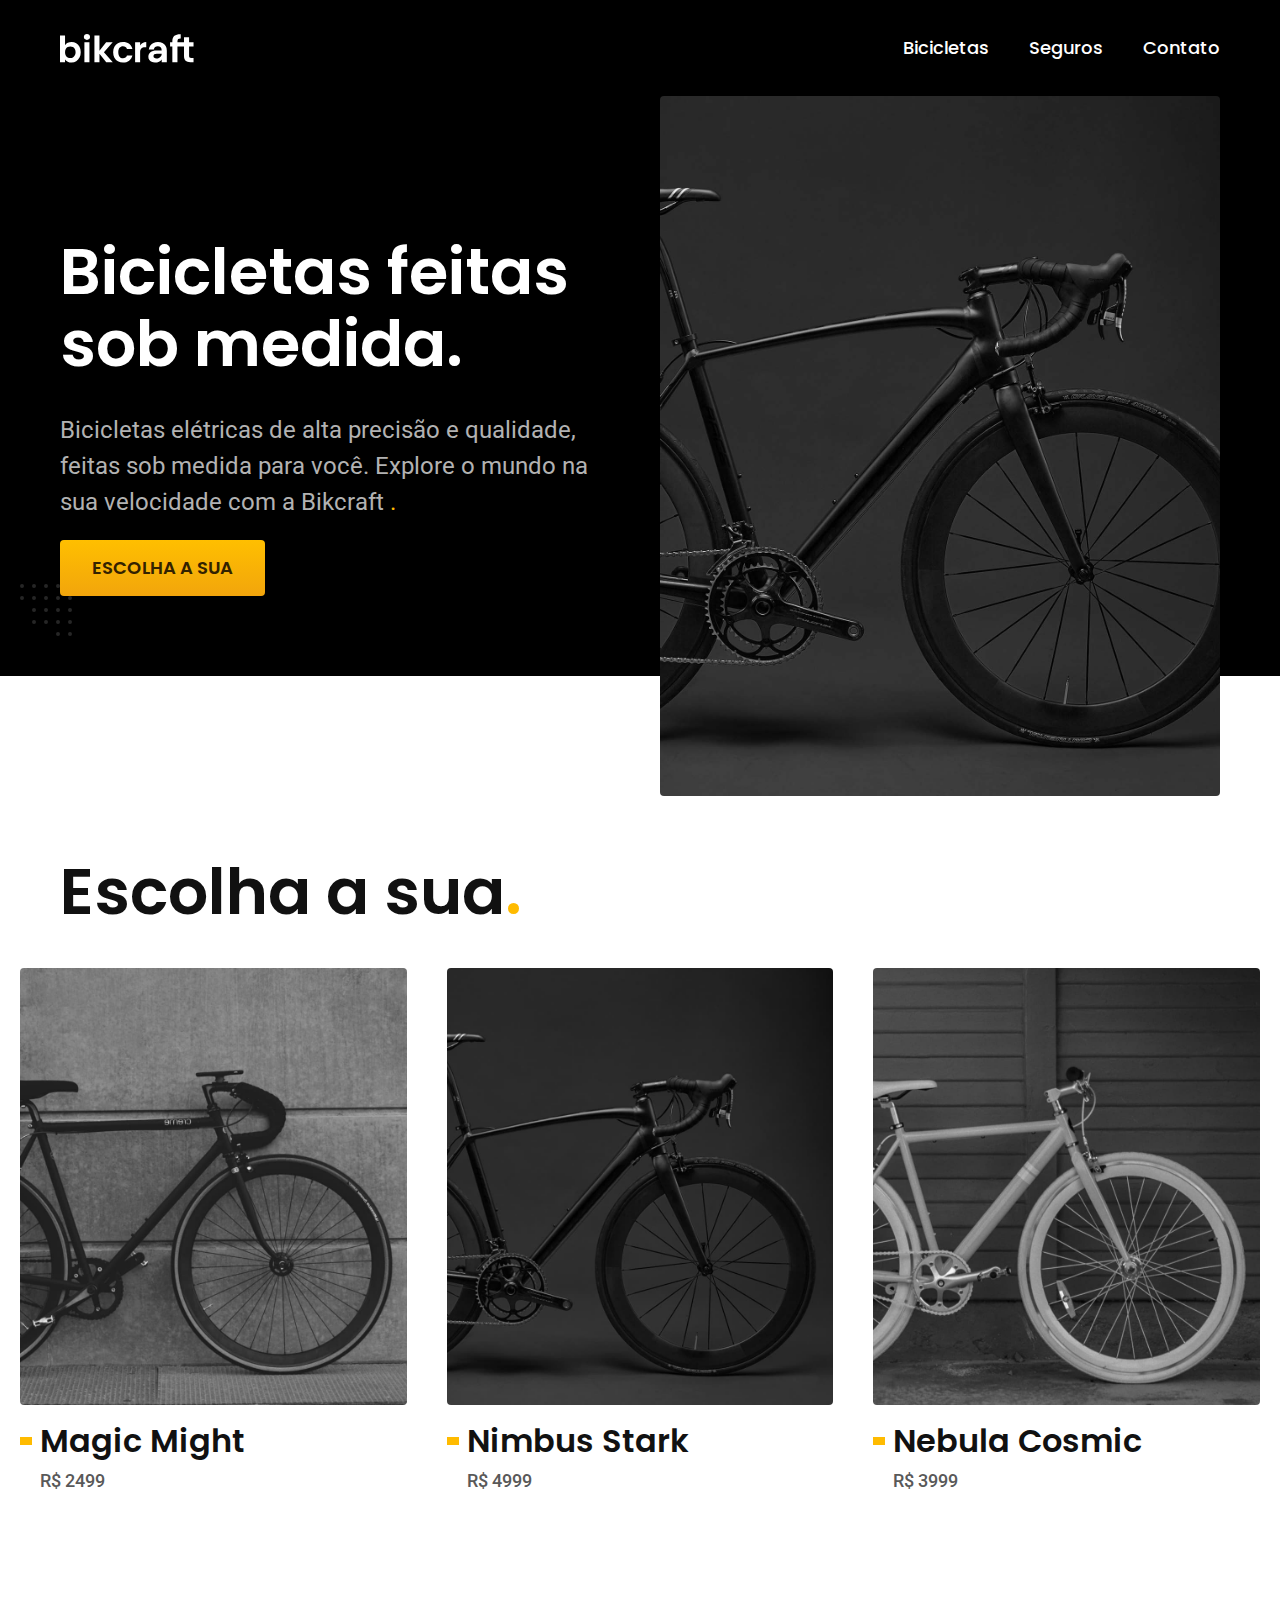
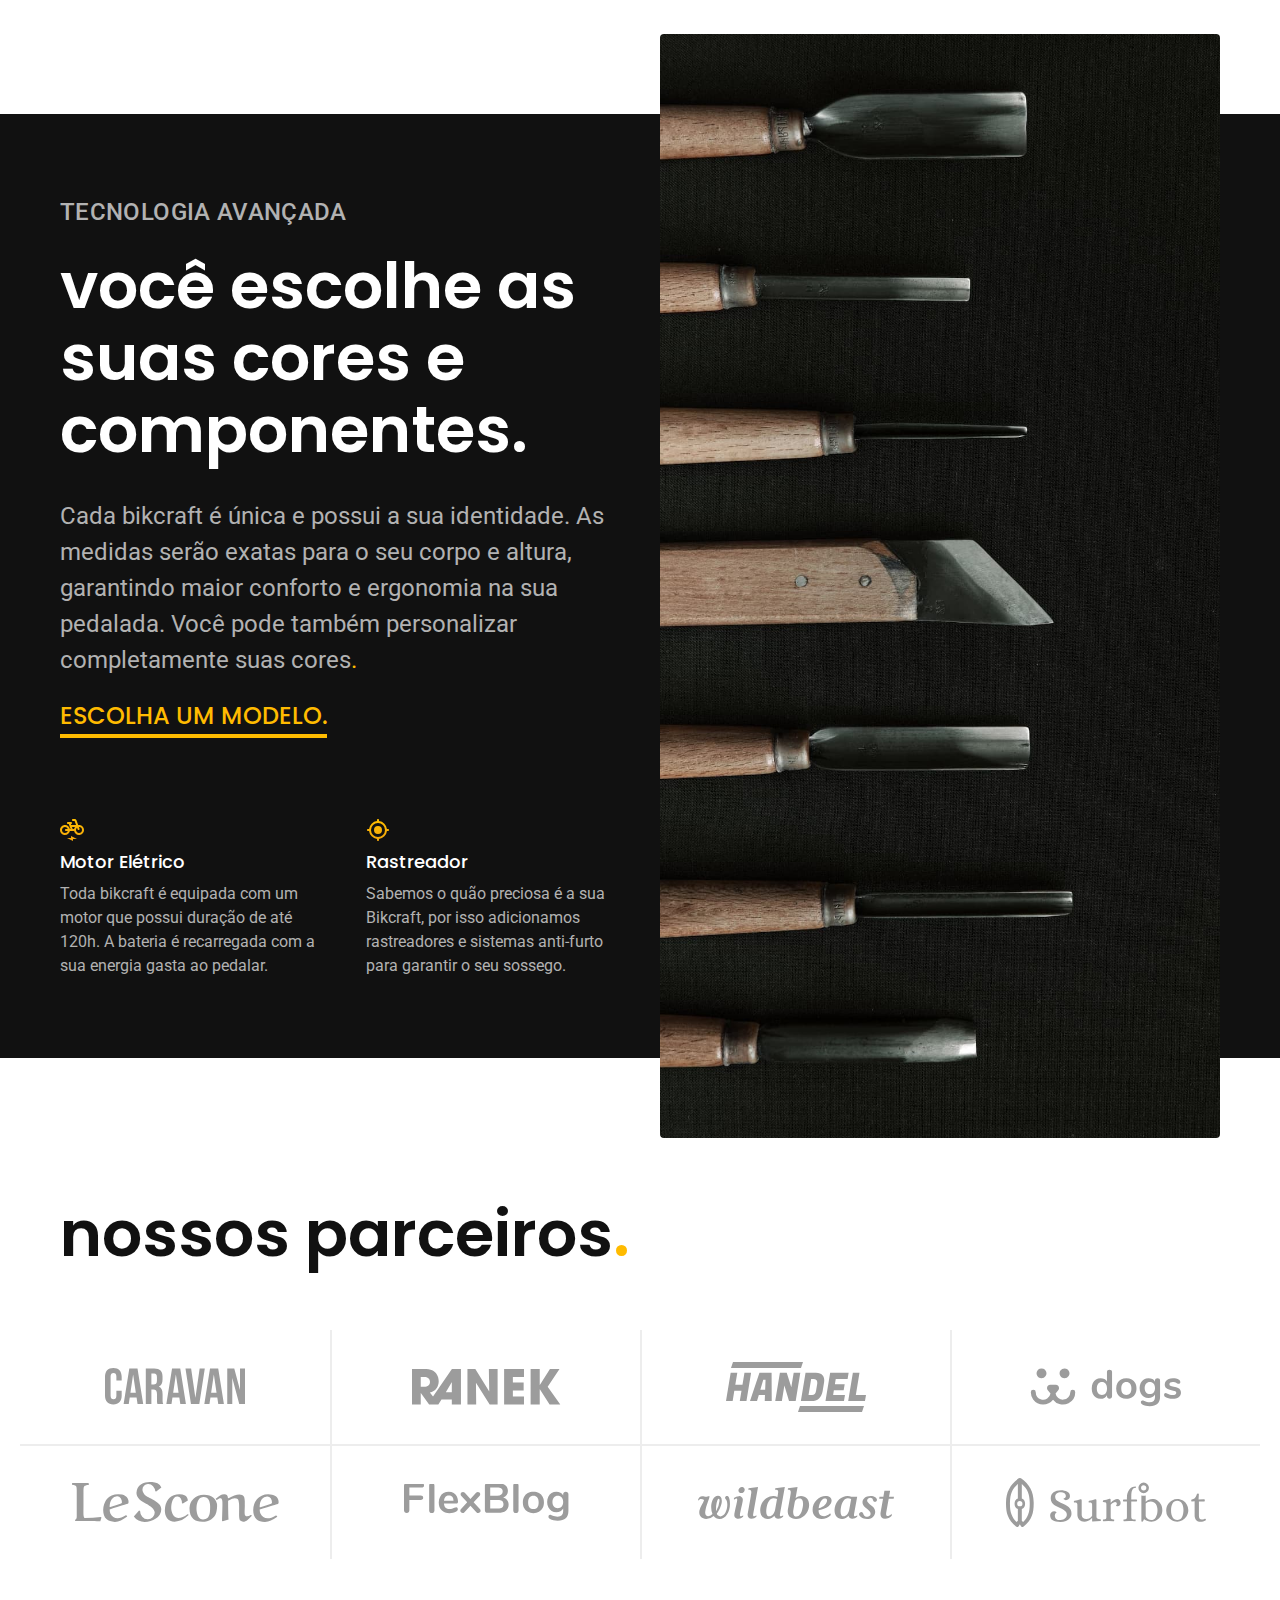
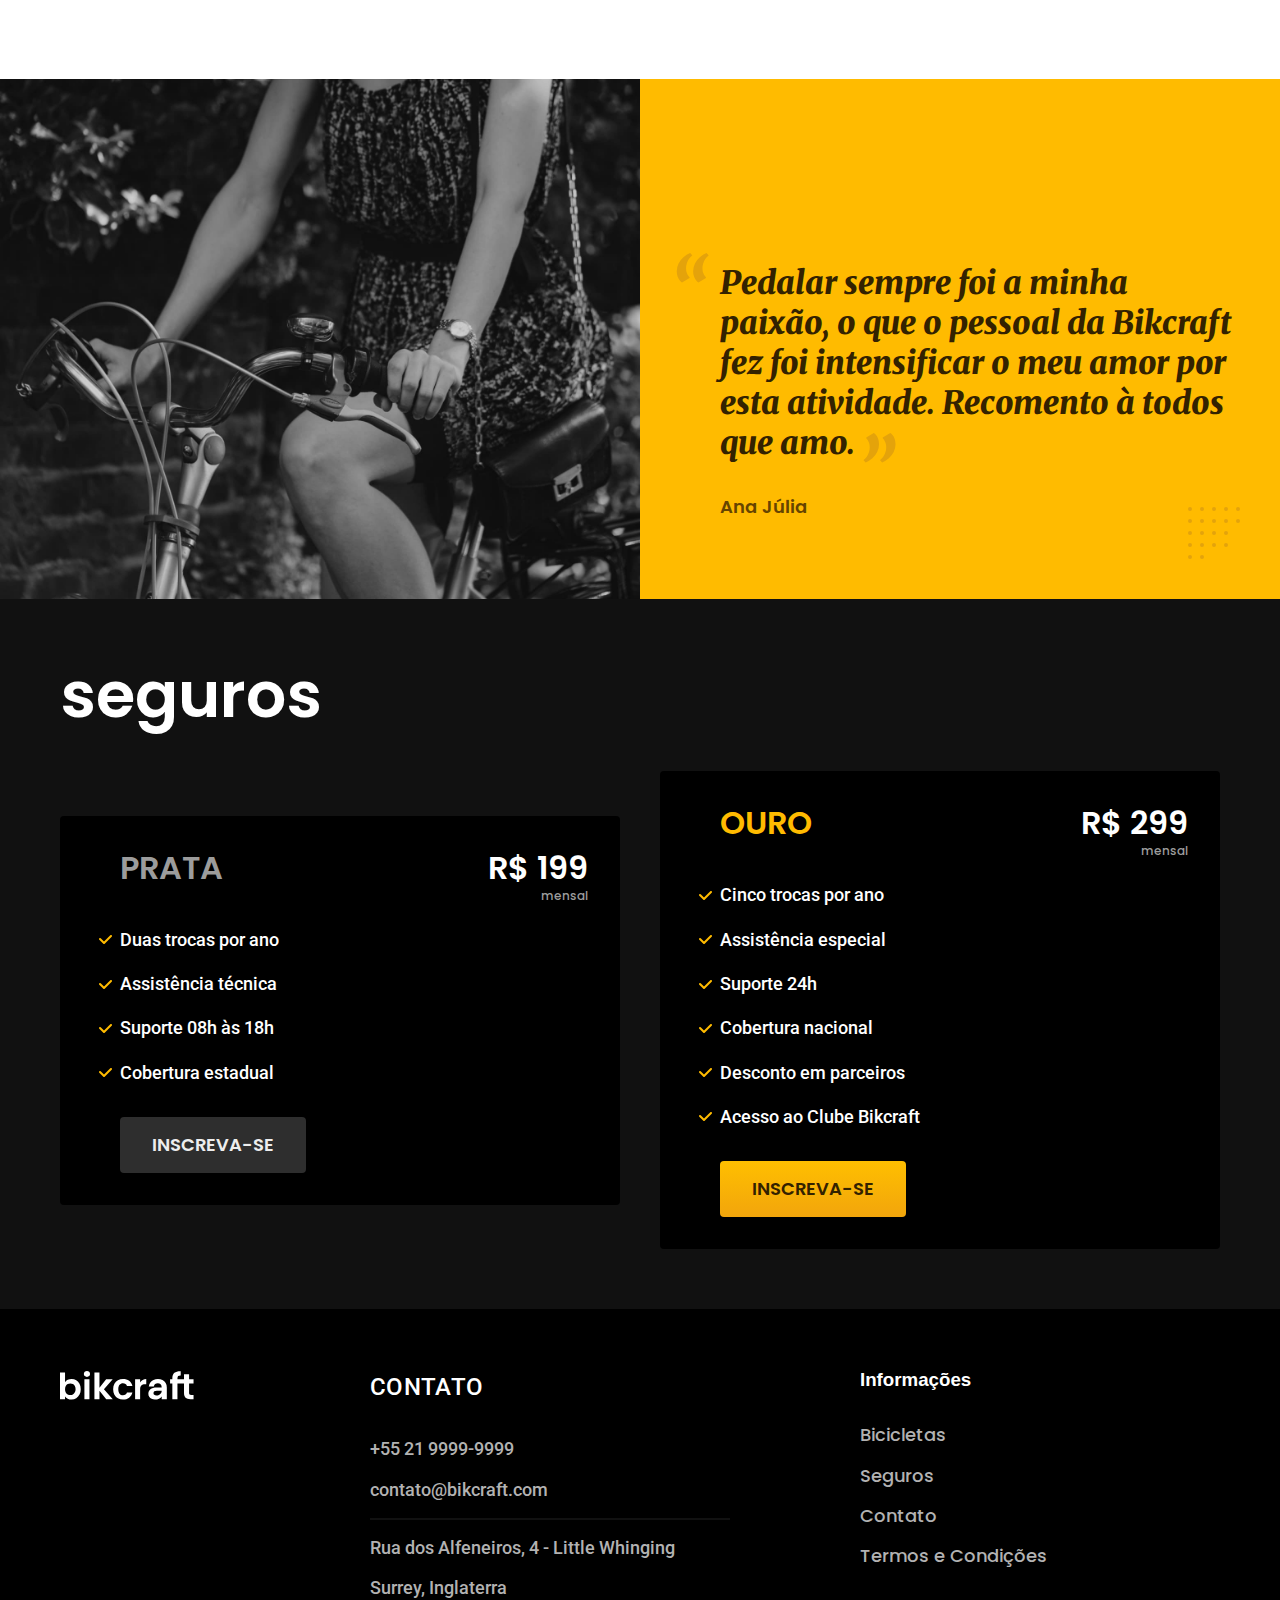
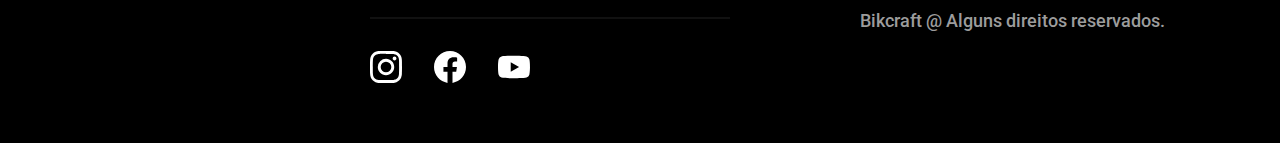
<file: index.html>
<!DOCTYPE html>
<html lang="en">
  <head>
    <meta charset="UTF-8" />
    <meta http-equiv="X-UA-Compatible" content="IE=edge" />
    <meta name="viewport" content="width=device-width, initial-scale=1.0" />
    <meta
      name="description"
      content="Bicicletas elétricas de alta precisão e qualidade, feitas sob medida para você. Explore o mundo na sua velocidade com a Bikcraft."
    />
    <title>Bikcraft - Bicicletas Elétricas</title>

    <link rel="icon" href="./favicon.svg" type="image/svg+xml">
    <link rel="preload" href="./css/style.css" as="style" />
    <link rel="stylesheet" href="./css/style.css" />

    <link rel="preconnect" href="https://fonts.googleapis.com" />
    <link rel="preconnect" href="https://fonts.gstatic.com" crossorigin />
    <link
      href="https://fonts.googleapis.com/css2?family=Merriweather:ital,wght@1,900&family=Poppins:wght@500;600&family=Roboto:wght@400;500&display=swap"
      rel="stylesheet"
    />

    <script>document.documentElement.classList.add('js');</script>
  <body>
    <header class="header-bg">
      <div class="header container">
        <a href="">
          <img src="./img/bikcraft.svg" width="136" height="32" alt="Bikcraft" />
        </a>
        <nav aria-label="primaria">
          <ul class="header-menu font-1-m cor-0">
            <li><a href="./bicicletas.html">Bicicletas</a></li>
            <li><a href="./seguros.html">Seguros</a></li>
            <li><a href="./contato.html">Contato</a></li>
          </ul>
        </nav>
      </div>
    </header>

    <main class="introducao-bg">
      <div class="introducao container">
        <div class="introducao-conteudo">
          <h1 class="font-1-xxl cor-0 fadeInDown" data-anime="200">Bicicletas feitas sob medida.</h1>
          <p class="font-2-l cor-5 fadeInDown" data-anime="400">
            Bicicletas elétricas de alta precisão e qualidade, feitas sob medida
            para você. Explore o mundo na sua velocidade com a Bikcraft
            <spa class="cor-p1">.</span>
          </p>
          <a class="botao fadeInDown" data-anime="600" href="./bicicletas.html">Escolha a sua</a>
        </div>
        <picture data-anime="800" class="fadeInDown">
          <source media="(max-width: 800px)" srcset="./img/bicicletas/nimbus.jpg">
          <img
            src="./img/fotos/introducao.jpg"
            width="1280"
            height="1600"
            alt="Bicicleta elétrica preta."
          />
        </picture>
      </div>
    </main>

    <article class="bicicletas-lista">
      <h2 class="container font-1-xxl">Escolha a sua<span class="cor-p1">.</span></h2>

      <ul>
        <li>
          <a href="./bicicletas/magic.html">
            <img src="./img/bicicletas/magic-home.jpg" width="920"
            height="1040" alt="Bicicleta preta">
            <h3 class="font-1-xl">Magic Might</h3>
            <span class="font-2-m cor-8">R$ 2499</span>
          </a>
        </li>
        <li>
          <a href="./bicicletas/nimbus.html">
            <img src="./img/bicicletas/nimbus-home.jpg" width="920"
            height="1040" alt="Bicicleta preta">
            <h3 class="font-1-xl">Nimbus Stark</h3>
            <span class="font-2-m cor-8">R$ 4999</span>
          </a>
        </li>
        <li>
          <a href="./bicicletas/nebula.html">
            <img src="./img/bicicletas/nebula-home.jpg" alt="Bicicleta preta">
            <h3 class="font-1-xl">Nebula Cosmic</h3>
            <span class="font-2-m cor-8">R$ 3999</span>
          </a>
        </li>
      </ul>
    </article>

    <article class="tecnologia-bg">
      <div class="tecnologia container">
        <div class="tecnologia-conteudo">
          <span class="font-2-l-b cor-5">Tecnologia Avançada</span>
          <h2 class="font-1-xxl cor-0">você escolhe as suas cores e componentes.</h2>
          <p class="font-2-l cor-5">Cada bikcraft é única e possui a sua identidade. As medidas serão exatas para o seu corpo e altura, garantindo maior conforto e ergonomia na sua pedalada. Você pode também personalizar completamente suas cores<span class="cor-p1">.</span></p>

          <a  class="link" href="./bicicletas.html">Escolha um modelo.</a>
          <div class="tecnologia-vantagens">
            <div>
              <img src="./img/icones/eletrica.svg" width="24"
            height="24" alt="">
              <h3 class="font-1-m cor-0">Motor Elétrico</h3>
              <p class="font-2-s cor-5">Toda bikcraft é equipada com um motor que possui duração de até 120h. A bateria é recarregada com a sua energia gasta ao pedalar.</p>
            </div>

            <div>
              <img src="./img/icones/rastreador.svg"  width="24" height="24" alt="">
              <h3 class="font-1-m cor-0">Rastreador</h3>
              <p class="font-2-s cor-5">Sabemos o quão preciosa é a sua Bikcraft, por isso adicionamos rastreadores e sistemas anti-furto para garantir o seu sossego.</p>
            </div>
          </div>
        </div>
        <div class="tecnologia-imagem">
          <img src="./img/fotos/tecnologia.jpg"  width="1200"
            height="1920" alt="">
        </div>
      </div>
    </article>

    <section class="parceiros" aria-label="Nossos Parceiros">
      <h2 class="container font-1-xxl">nossos parceiros<span class="cor-p1">.</span></h2>

      <ul>
        <li><img src="./img/parceiros/caravan.svg" alt="caravan" width="140"
            height="38"></li>
        <li><img src="./img/parceiros/ranek.svg" alt="ranek" width="149"
            height="36"></li>
        <li><img src="./img/parceiros/handel.svg" alt="handel" width="140"
            height="50"></li>
        <li><img src="./img/parceiros/dogs.svg" alt="dogs" width="152"
            height="39"></li>
        <li><img src="./img/parceiros/lescone.svg" alt="lescone" width="208"
            height="41"></li>
        <li><img src="./img/parceiros/flexblog.svg" alt="flexblog" width="165"
            height="38"></li>
        <li><img src="./img/parceiros/wildbeast.svg" alt="wildbeast" width="196"
            height="34"></li>
        <li><img src="./img/parceiros/surfbot.svg" alt="surfbot" width="200"
            height="49"></li>
      </ul>
    </section>

    <section class="depoimento" aria-label="Depoimento">
      <div>
        <img src="./img/fotos/depoimento.jpg" width="1560" height="1360" alt="Pessoa pedalando uma bicicleta BikCraft">
      </div>
      <div class="depoimento-conteudo">
        <blockquote class="font-1-xl cor-p5">
          <p>Pedalar sempre foi a minha paixão, o que o pessoal da Bikcraft fez foi intensificar o meu amor por esta atividade. Recomento à todos que amo.</p>
        </blockquote>
        <span class="font-1-m-b cor-p4">Ana Júlia</span>
      </div>
    </section>

    <article class="seguros-bg">
      <div class="seguros container">
        <h2 class="font-1-xxl cor-0">seguros</h2>
        <div class="seguros-item">
          <h3 class="font-1-xl cor-6">PRATA</h3>
          <span class="font-1-xl cor-0">R$ 199 <span class="font-1-xs cor-6">mensal</span> </span>
          <ul class="font-2-m cor-0">
            <li>Duas trocas por ano</li>
            <li>Assistência técnica</li>
            <li>Suporte 08h às 18h</li>
            <li>Cobertura estadual</li>
          </ul>

          <a class="botao secundario" href="./orcamento.html">Inscreva-se</a>
        </div>
        

         <div class="seguros-item">
          <h3 class="font-1-xl cor-p1">OURO</h3>
          <span class="font-1-xl cor-0">R$ 299 <span class="font-1-xs cor-6">mensal</span> </span>
          <ul class="font-2-m cor-0">
            <li>Cinco trocas por ano</li>
            <li>Assistência especial</li>
            <li>Suporte 24h</li>
            <li>Cobertura nacional</li>
            <li>Desconto em parceiros</li>
            <li>Acesso ao Clube Bikcraft</li>
          </ul>

          <a class="botao" href="./orcamento.html">Inscreva-se</a>
        </div>
      </div>
    </article>

    <footer class="footer-bg">
      <div class="footer container">
        <img src="./img/bikcraft.svg" width="136" height="32" alt="Bikcraft">
        <div class="footer-contato">
          <h3 class="font-2-l-b cor-0">Contato</h3>
          <ul class="font-2-m cor-5">
            <li><a href="tel:+552599999999">+55 21 9999-9999</a></li>
            <li><a href="mailto:contato@bikcraft.com">contato@bikcraft.com</a></li>
            <li>Rua dos Alfeneiros, 4 - Little Whinging</li>
            <li>Surrey, Inglaterra</li>
          </ul>
          <div class="footer-redes">
            <a href="#">
              <img src="./img/redes/instagram.svg" width="32"
            height="32" alt="Instagram">
            </a>
             <a href="#">
              <img src="./img/redes/facebook.svg" width="32"
            height="32" alt="Facebook">
            </a>
             <a href="#">
              <img src="./img/redes/youtube.svg" width="32"
            height="32" alt="Youtube">
            </a>
          </div>
        </div>
        <div class="footer-informacoes">
          <h3 class="font-2-1-b cor-0">Informações</h3>
          <nav>
            <ul class="font-1-m cor-5">
              <li><a href="./bicicletas.html">Bicicletas</a></li>
              <li><a href="./seguros.html">Seguros</a></li>
              <li><a href="./contato.html">Contato</a></li>
              <li><a href="./termos.html">Termos e Condições</a></li>
            </ul>
          </nav>
          <p class="footer-copy font-2-m cor-6">Bikcraft @ Alguns direitos reservados.</p>
        </div>
      </div>
    </footer>

    <script src="./js/plugins/simple-anime.js"></script>
    <script src="./js/script.js"></script>
  </body>
</html>
</file>
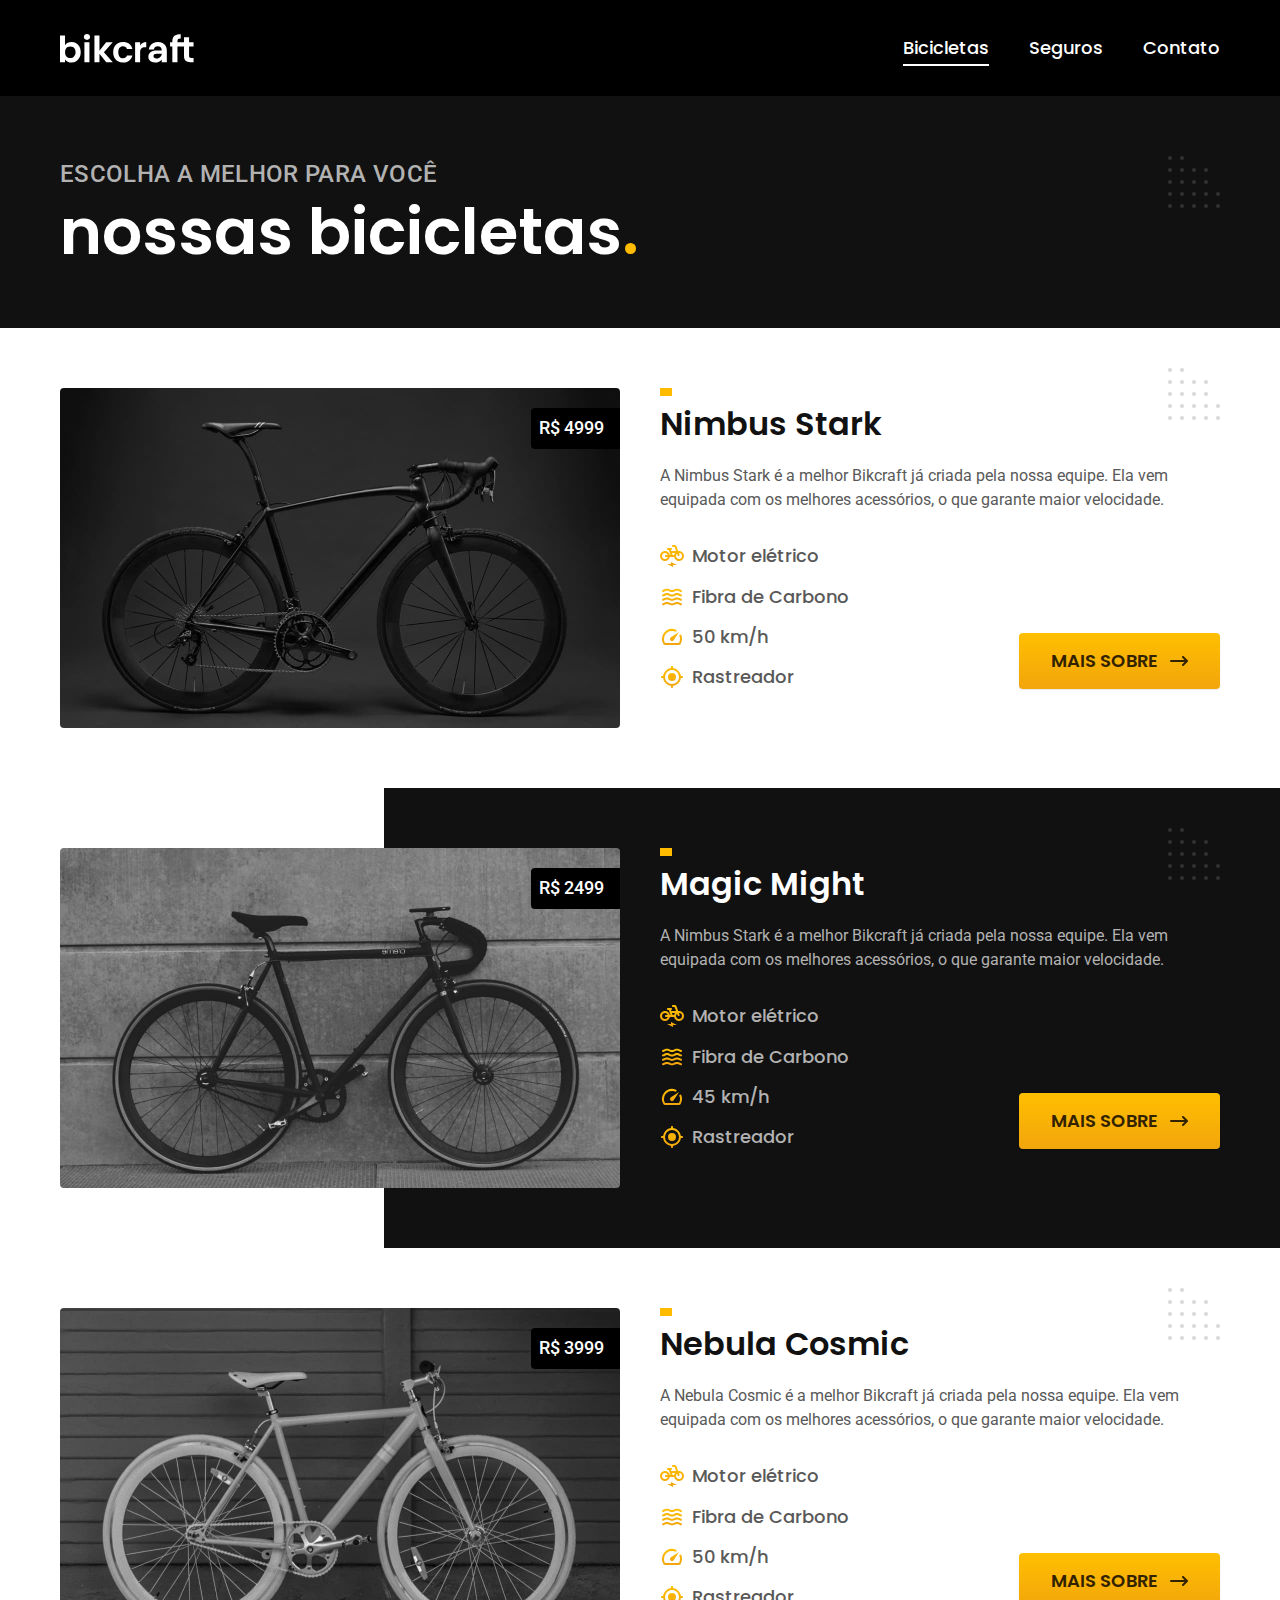
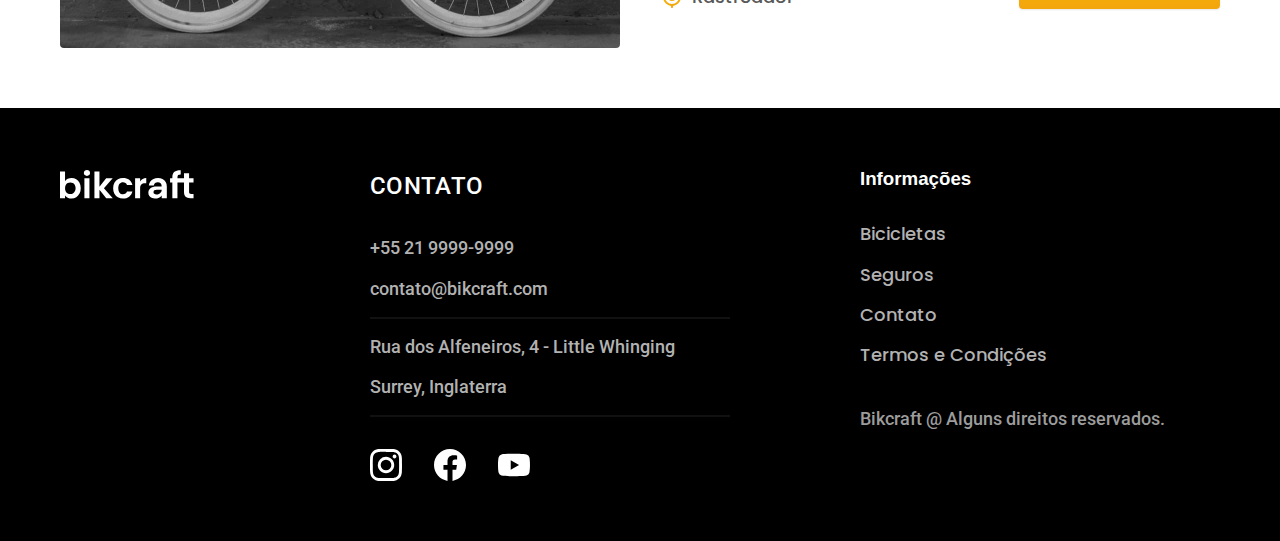
<file: bicicletas.html>
<!DOCTYPE html>
<html lang="en">
  <head>
    <meta charset="UTF-8" />
    <meta http-equiv="X-UA-Compatible" content="IE=edge" />
    <meta name="viewport" content="width=device-width, initial-scale=1.0" />
    <meta name="description" content="Termos e condições." />
    <title>Bicicletas | Bikcraft</title>

    <link rel="icon" href="./favicon.svg" type="image/svg+xml">
    <link rel="preload" href="./css/style.css" as="style" />
    <link rel="stylesheet" href="./css/style.css" />

    <link rel="preconnect" href="https://fonts.googleapis.com" />
    <link rel="preconnect" href="https://fonts.gstatic.com" crossorigin />
    <link
      href="https://fonts.googleapis.com/css2?family=Merriweather:ital,wght@1,900&family=Poppins:wght@500;600&family=Roboto:wght@400;500&display=swap"
      rel="stylesheet"
    />
  <script>document.documentElement.classList.add('js');</script>
  <body id="bicicletas">
    <header class="header-bg">
      <div class="header container">
        <a href="">
          <img src="./img/bikcraft.svg" alt="Bikcraft" />
        </a>
        <nav aria-label="primaria">
          <ul class="header-menu font-1-m cor-0">
            <li><a href="./bicicletas.html">Bicicletas</a></li>
            <li><a href="./seguros.html">Seguros</a></li>
            <li><a href="./contato.html">Contato</a></li>
          </ul>
        </nav>
      </div>
    </header>

    <main>
      <div class="titulo-bg">
        <div class="titulo container">
          <p class="font-2-l-b cor-5">Escolha a melhor para você</p>
          <h1 class="font-1-xxl cor-0">
            nossas bicicletas<span class="cor-p1">.</span>
          </h1>
        </div>
      </div>

      <div class="bicicletas container">
        <div class="bicicletas-imagem">
          <img src="./img/bicicletas/nimbus.jpg" alt="Bicicleta preta" />
          <span class="font-2-m cor-0">R$ 4999</span>
        </div>
        <div class="bicicletas-conteudo">
          <h2 class="font-1-xl">Nimbus Stark</h2>
          <p class="font-2-s cor-8">
            A Nimbus Stark é a melhor Bikcraft já criada pela nossa equipe. Ela
            vem equipada com os melhores acessórios, o que garante maior
            velocidade.
          </p>

          <ul class="font-1-m cor-8">
            <li>
              <img src="./img/icones/eletrica.svg" alt="" />
              Motor elétrico
            </li>

            <li>
              <img src="./img/icones/carbono.svg" alt="" />
              Fibra de Carbono
            </li>

            <li>
              <img src="./img/icones/velocidade.svg" alt="" />
              50 km/h
            </li>

            <li>
              <img src="./img/icones/rastreador.svg" alt="" />
              Rastreador
            </li>
          </ul>
          <a class="botao seta" href="./bicicletas/nimbus.html">Mais Sobre</a>
        </div>
      </div>

      <div class="bicicletas-bg">
        <div class="bicicletas container">
          <div class="bicicletas-imagem">
            <img src="./img/bicicletas/magic.jpg" alt="Bicicleta preta" />
            <span class="font-2-m cor-0">R$ 2499</span>
          </div>
          <div class="bicicletas-conteudo">
            <h2 class="font-1-xl cor-0">Magic Might</h2>
            <p class="font-2-s cor-5">
              A Nimbus Stark é a melhor Bikcraft já criada pela nossa equipe.
              Ela vem equipada com os melhores acessórios, o que garante maior
              velocidade.
            </p>

            <ul class="font-1-m cor-5">
              <li>
                <img src="./img/icones/eletrica.svg" alt="" />
                Motor elétrico
              </li>

              <li>
                <img src="./img/icones/carbono.svg" alt="" />
                Fibra de Carbono
              </li>

              <li>
                <img src="./img/icones/velocidade.svg" alt="" />
                45 km/h
              </li>

              <li>
                <img src="./img/icones/rastreador.svg" alt="" />
                Rastreador
              </li>
            </ul>
            <a class="botao seta" href="./bicicletas/magic.html">Mais Sobre</a>
          </div>
        </div>
      </div>

      <div class="bicicletas container">
        <div class="bicicletas-imagem">
          <img src="./img/bicicletas/nebula.jpg" alt="Bicicleta preta" />
          <span class="font-2-m cor-0">R$ 3999</span>
        </div>
        <div class="bicicletas-conteudo">
          <h2 class="font-1-xl">Nebula Cosmic</h2>
          <p class="font-2-s cor-8">
            A Nebula Cosmic é a melhor Bikcraft já criada pela nossa equipe. Ela
            vem equipada com os melhores acessórios, o que garante maior
            velocidade.
          </p>

          <ul class="font-1-m cor-8">
            <li>
              <img src="./img/icones/eletrica.svg" alt="" />
              Motor elétrico
            </li>

            <li>
              <img src="./img/icones/carbono.svg" alt="" />
              Fibra de Carbono
            </li>

            <li>
              <img src="./img/icones/velocidade.svg" alt="" />
              50 km/h
            </li>

            <li>
              <img src="./img/icones/rastreador.svg" alt="" />
              Rastreador
            </li>
          </ul>
          <a class="botao seta" href="./bicicletas/nebula.html">Mais Sobre</a>
        </div>
      </div>
    </main>

    <footer class="footer-bg">
      <div class="footer container">
        <img src="./img/bikcraft.svg" alt="Bikcraft" />
        <div class="footer-contato">
          <h3 class="font-2-l-b cor-0">Contato</h3>
          <ul class="font-2-m cor-5">
            <li><a href="tel:+552599999999">+55 21 9999-9999</a></li>
            <li>
              <a href="mailto:contato@bikcraft.com">contato@bikcraft.com</a>
            </li>
            <li>Rua dos Alfeneiros, 4 - Little Whinging</li>
            <li>Surrey, Inglaterra</li>
          </ul>
          <div class="footer-redes">
            <a href="#">
              <img src="./img/redes/instagram.svg" alt="Instagram" />
            </a>
            <a href="#">
              <img src="./img/redes/facebook.svg" alt="Facebook" />
            </a>
            <a href="#">
              <img src="./img/redes/youtube.svg" alt="Youtube" />
            </a>
          </div>
        </div>
        <div class="footer-informacoes">
          <h3 class="font-2-1-b cor-0">Informações</h3>
          <nav>
            <ul class="font-1-m cor-5">
              <li><a href="./bicicletas.html">Bicicletas</a></li>
              <li><a href="./seguros.html">Seguros</a></li>
              <li><a href="./contato.html">Contato</a></li>
              <li><a href="./termos.html">Termos e Condições</a></li>
            </ul>
          </nav>
          <p class="footer-copy font-2-m cor-6">
            Bikcraft @ Alguns direitos reservados.
          </p>
        </div>
      </div>
    </footer>
    <script src="./js/script.js"></script>
  </body>
</html>
</file>
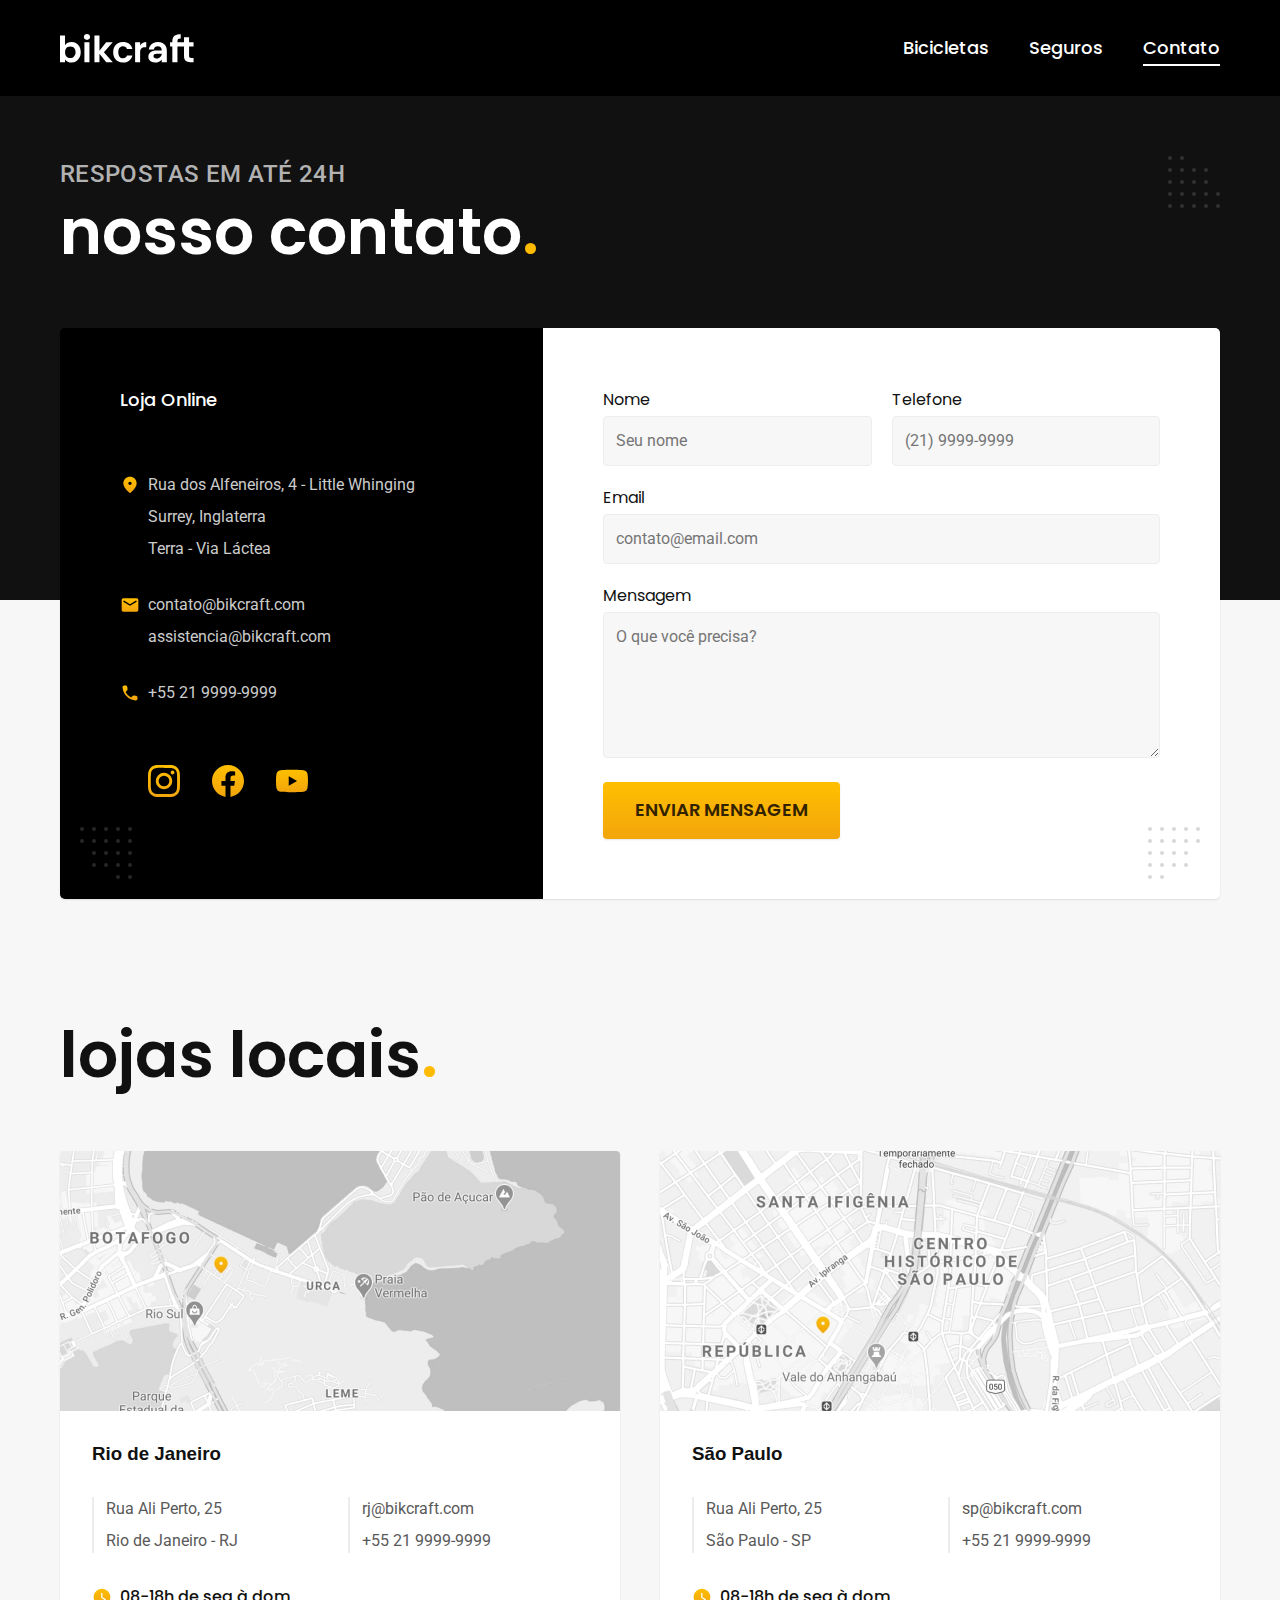
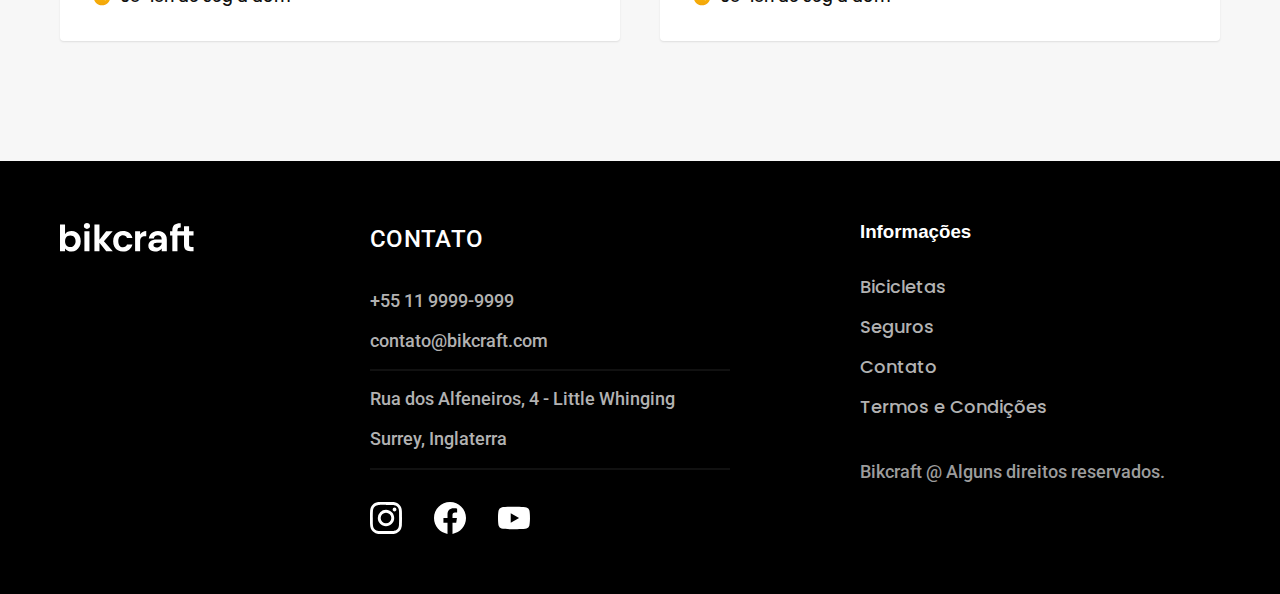
<file: contato.html>
<!DOCTYPE html>
<html lang="en">
  <head>
    <meta charset="UTF-8" />
    <meta http-equiv="X-UA-Compatible" content="IE=edge" />
    <meta name="viewport" content="width=device-width, initial-scale=1.0" />
    <meta name="description" content="Contato." />
    <title>Contato | Bikcraft</title>

    <link rel="icon" href="./favicon.svg" type="image/svg+xml">
    <link rel="preload" href="./css/style.css" as="style" />
    <link rel="stylesheet" href="./css/style.css" />

    <link rel="preconnect" href="https://fonts.googleapis.com" />
    <link rel="preconnect" href="https://fonts.gstatic.com" crossorigin />
    <link
      href="https://fonts.googleapis.com/css2?family=Merriweather:ital,wght@1,900&family=Poppins:wght@500;600&family=Roboto:wght@400;500&display=swap"
      rel="stylesheet"
    />
  <script>document.documentElement.classList.add('js');</script>
  <body id="contato">
    <header class="header-bg">
      <div class="header container">
        <a href="">
          <img src="./img/bikcraft.svg" alt="Bikcraft" />
        </a>
        <nav aria-label="primaria">
          <ul class="header-menu font-1-m cor-0">
            <li><a href="./bicicletas.html">Bicicletas</a></li>
            <li><a href="./seguros.html">Seguros</a></li>
            <li><a href="./contato.html">Contato</a></li>
          </ul>
        </nav>
      </div>
    </header>

    <main>
      <div class="titulo-bg">
        <div class="titulo container">
          <p class="font-2-l-b cor-5">Respostas em até 24h</p>
          <h1 class="font-1-xxl cor-0">
            nosso contato<span class="cor-p1">.</span>
          </h1>
        </div>
      </div>

      <div class="contato container">
        <section class="contato-dados" aria-label="Endereço">
          <h2 class="font-1-m cor-0">Loja Online</h2>
          <div class="contato-endereco font-2-s cor-4">
            <p>Rua dos Alfeneiros, 4 - Little Whinging</p>
            <p>Surrey, Inglaterra</p>
            <p>Terra - Via Láctea</p>
          </div>

          <address class="contato-meios font-2-s cor-4">
            <a href="mailto:contato@bikcraft.com">contato@bikcraft.com</a>
            <a href="mailto:assistencia@bikcraft.com"
              >assistencia@bikcraft.com</a
            >
            <a href="tel:+552599999999">+55 21 9999-9999</a>
          </address>

          <div class="contato-redes">
            <a href="#">
              <img src="./img/redes/instagram-p.svg" alt="Instagram" />
            </a>
            <a href="#">
              <img src="./img/redes/facebook-p.svg" alt="Facebook" />
            </a>
            <a href="#">
              <img src="./img/redes/youtube-p.svg" alt="Youtube" />
            </a>
          </div>
        </section>

        <section class="contato-formulario" aria-label="Formulario">
          <form class="form" action="./contato.html">
            <div>
              <label for="nome">Nome</label>
              <input type="text" id="nome" name="nome" placeholder="Seu nome" />
            </div>
            <div>
              <label for="telefone">Telefone</label>
              <input
                type="text"
                id="telefone"
                name="telefone"
                placeholder="(21) 9999-9999"
              />
            </div>
            <div class="col-2">
              <label for="email">Email</label>
              <input
                type="email"
                id="email"
                name="email"
                placeholder="contato@email.com"
              />
            </div>
            <div class="col-2">
              <label for="mensagem">Mensagem</label>
              <textarea
                rows="5"
                id="mensagem"
                name="mensagem"
                placeholder="O que você precisa?"
              ></textarea>
            </div>

            <button class="botao col-2">Enviar Mensagem</button>
          </form>
        </section>
      </div>
    </main>

    <article class="lojas container">
      <h2 class="font-1-xxl">lojas locais<span class="cor-p1">.</span></h2>
      <div class="lojas-item">
        <img
          src="./img/lojas/rj.jpg"
          alt="mapa marcando o endereço em Rua dos Alfeneiros, 4 - Surrey, Inglaterra"
        />
        <div class="lojas-conteudo">
          <h3 class="font-1-x1">Rio de Janeiro</h3>
          <div class="lojas-dados font-2-s cor-8">
            <p>Rua Ali Perto, 25</p>
            <p>Rio de Janeiro - RJ</p>
          </div>
          <div class="lojas-dados font-2-s cor-8">
            <a href="mailto:rj@bikcraft.com">rj@bikcraft.com</a>
            <a href="tel:+552599999999">+55 21 9999-9999</a>
          </div>
          <p class="lojas-tempo font-1-s">
            <img src="./img/icones/horario.svg" alt="" />08-18h de seg à dom
          </p>
        </div>
      </div>

      <div class="lojas-item">
        <img
          src="./img/lojas/sp.jpg"
          alt="mapa marcando o endereço em Rua dos Alfeneiros, 4 - Surrey, Inglaterra"
        />

        <div class="lojas-conteudo">
          <h3 class="font-1-x1">São Paulo</h3>

          <div class="lojas-dados font-2-s cor-8">
            <p>Rua Ali Perto, 25</p>
            <p>São Paulo - SP</p>
          </div>
          <div class="lojas-dados font-2-s cor-8">
            <a href="mailto:sp@bikcraft.com">sp@bikcraft.com</a>
            <a href="tel:+552599999999">+55 21 9999-9999</a>
          </div>
          <p class="lojas-tempo font-1-s">
            <img src="./img/icones/horario.svg" alt="" />08-18h de seg à dom
          </p>
        </div>
      </div>
    </article>

    <footer class="footer-bg">
      <div class="footer container">
        <img src="./img/bikcraft.svg" alt="Bikcraft" />
        <div class="footer-contato">
          <h3 class="font-2-l-b cor-0">Contato</h3>
          <ul class="font-2-m cor-5">
            <li><a href="tel:+551199999999">+55 11 9999-9999</a></li>
            <li>
              <a href="mailto:contato@bikcraft.com">contato@bikcraft.com</a>
            </li>
            <li>Rua dos Alfeneiros, 4 - Little Whinging</li>
            <li>Surrey, Inglaterra</li>
          </ul>
          <div class="footer-redes">
            <a href="#">
              <img src="./img/redes/instagram.svg" alt="Instagram" />
            </a>
            <a href="#">
              <img src="./img/redes/facebook.svg" alt="Facebook" />
            </a>
            <a href="#">
              <img src="./img/redes/youtube.svg" alt="Youtube" />
            </a>
          </div>
        </div>
        <div class="footer-informacoes">
          <h3 class="font-2-1-b cor-0">Informações</h3>
          <nav>
            <ul class="font-1-m cor-5">
              <li><a href="./bicicletas.html">Bicicletas</a></li>
              <li><a href="./seguros.html">Seguros</a></li>
              <li><a href="./contato.html">Contato</a></li>
              <li><a href="./termos.html">Termos e Condições</a></li>
            </ul>
          </nav>
          <p class="footer-copy font-2-m cor-6">
            Bikcraft @ Alguns direitos reservados.
          </p>
        </div>
      </div>
    </footer>
    <script src="./js/script.js"></script>
  </body>
</html>
</file>
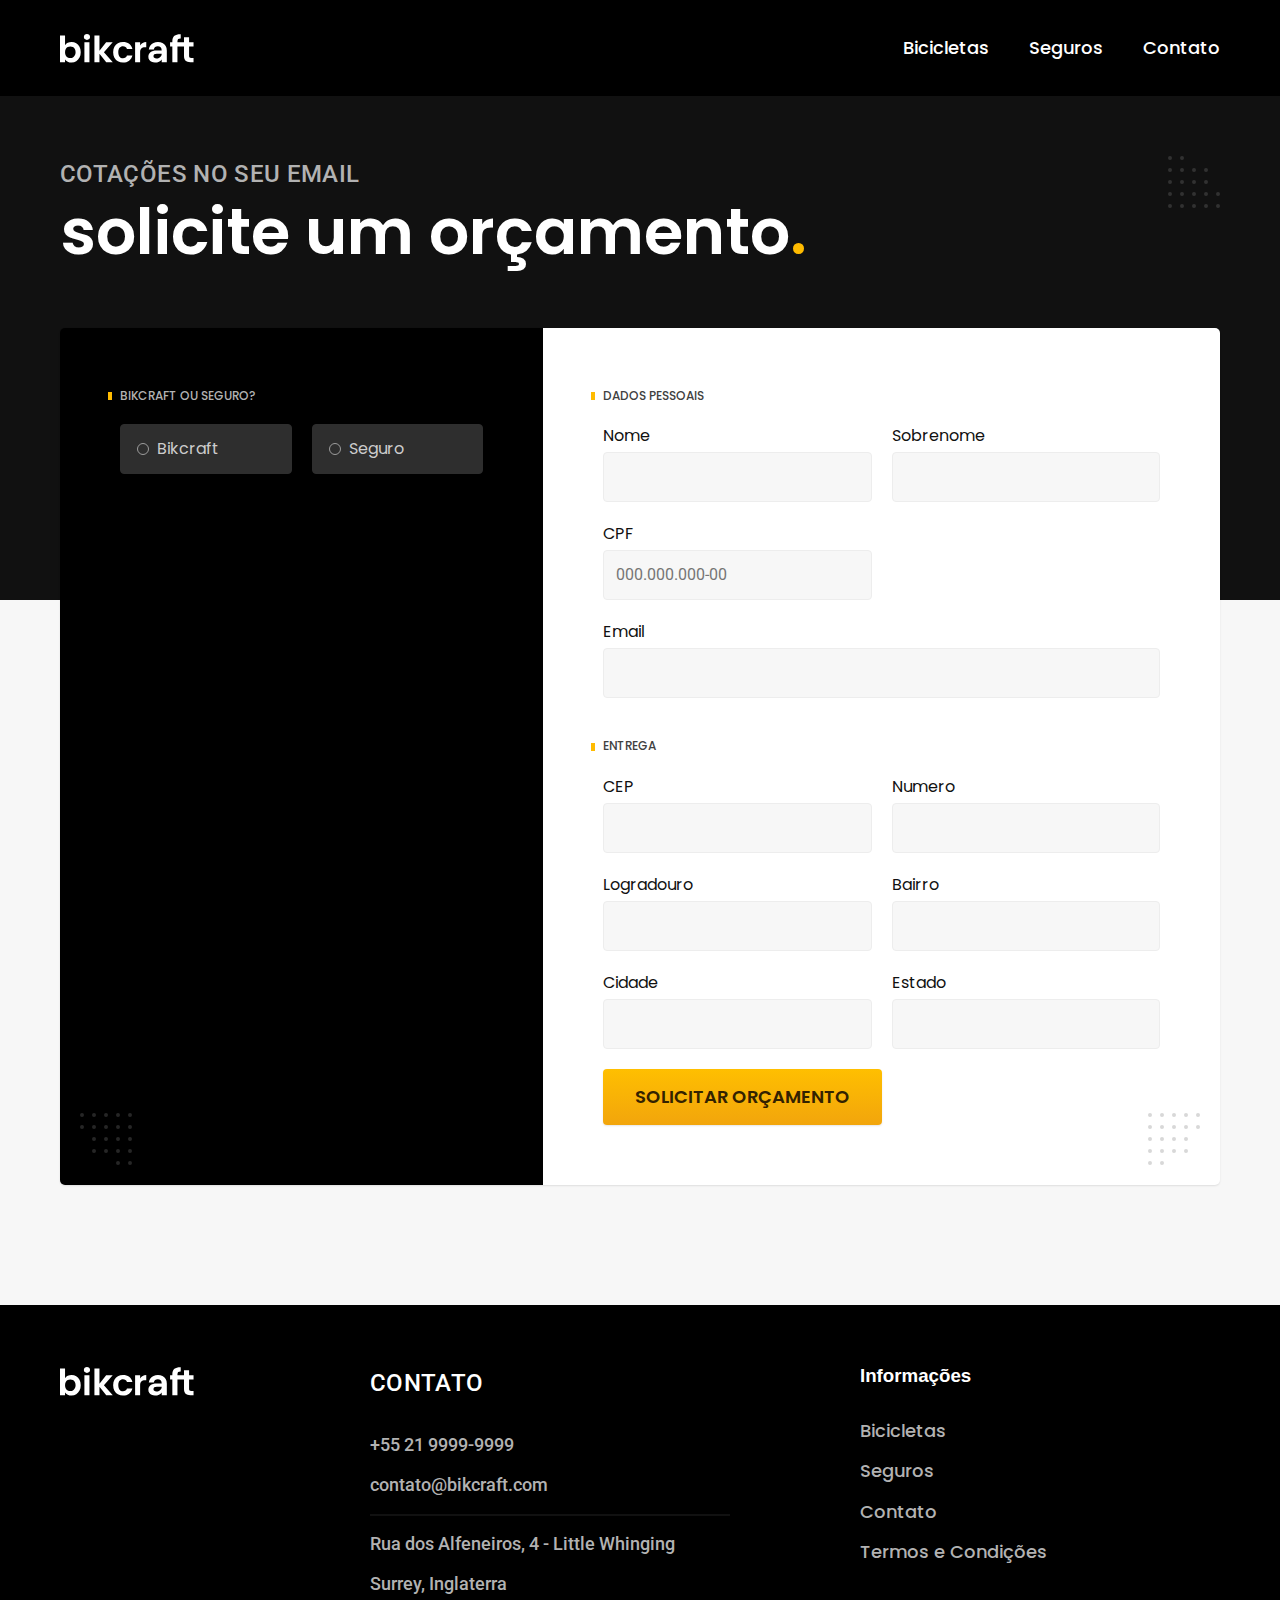
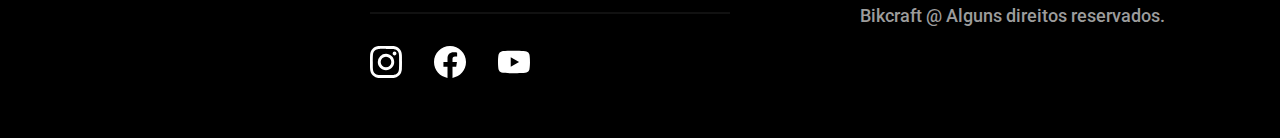
<file: orcamento.html>
<!DOCTYPE html>
<html lang="en">
  <head>
    <meta charset="UTF-8" />
    <meta http-equiv="X-UA-Compatible" content="IE=edge" />
    <meta name="viewport" content="width=device-width, initial-scale=1.0" />
    <meta name="description" content="Orçamento." />
    <title>Orçamento | Bikcraft</title>

    <link rel="icon" href="./favicon.svg" type="image/svg+xml">
    <link rel="preload" href="./css/style.css" as="style" />
    <link rel="stylesheet" href="./css/style.css" />

    <link rel="preconnect" href="https://fonts.googleapis.com" />
    <link rel="preconnect" href="https://fonts.gstatic.com" crossorigin />
    <link
      href="https://fonts.googleapis.com/css2?family=Merriweather:ital,wght@1,900&family=Poppins:wght@500;600&family=Roboto:wght@400;500&display=swap"
      rel="stylesheet"
    />
  <script>document.documentElement.classList.add('js');</script>
  <body id="orcamento">
    <header class="header-bg">
      <div class="header container">
        <a href="">
          <img src="./img/bikcraft.svg" alt="Bikcraft" />
        </a>
        <nav aria-label="primaria">
          <ul class="header-menu font-1-m cor-0">
            <li><a href="./bicicletas.html">Bicicletas</a></li>
            <li><a href="./seguros.html">Seguros</a></li>
            <li><a href="./contato.html">Contato</a></li>
          </ul>
        </nav>
      </div>
    </header>

    <main>
      <div class="titulo-bg">
        <div class="titulo container">
          <p class="font-2-l-b cor-5">Cotações no seu email</p>
          <h1 class="font-1-xxl cor-0">
            solicite um orçamento<span class="cor-p1">.</span>
          </h1>
        </div>
      </div>

      <form class="orcamento container" action="#">
        <div class="orcamento-produto">
          <h2 class="font-1-xs cor-5">Bikcraft ou Seguro?</h2>

          <input type="radio" name="tipo" value="bikcraft" id="bikcraft" />
          <label for="bikcraft">Bikcraft</label>

          <input type="radio" name="tipo" value="seguro" id="seguro" />
          <label for="seguro">Seguro</label>

          <div class="orcamento-conteudo" id="orcamento-bikcraft">
            <h2 class="font-1-xs cor-5">Escolha a sua</h2>

            <input type="radio" name="produto" value="nimbus" id="nimbus" />
            <label for="nimbus">Nimbus Stark <span>R$ 4999</span></label>

            <div class="orcamento-detalhes">
              <ul class="font-1-xs cor-8">
                <li>
                  <img src="./img/icones/eletrica.svg" alt="" /> Motor Elétrico
                </li>
                <li>
                  <img src="./img/icones/carbono.svg" alt="" /> Fibra de Carbono
                </li>
                <li>
                  <img src="./img/icones/velocidade.svg" alt="" /> 50 km/h
                </li>
                <li>
                  <img src="./img/icones/rastreador.svg" alt="" /> Rastreador
                </li>
              </ul>
              <img src="./img/bicicletas/magic.jpg" alt="Bicicleta preta" />
            </div>

            <input type="radio" name="produto" value="magic" id="magic" />
            <label for="magic">Magic Might <span>R$ 2499</span></label>

            <div class="orcamento-detalhes">
              <ul class="font-1-xs cor-8">
                <li>
                  <img src="./img/icones/eletrica.svg" alt="" /> Motor Elétrico
                </li>
                <li>
                  <img src="./img/icones/carbono.svg" alt="" /> Fibra de Carbono
                </li>
                <li>
                  <img src="./img/icones/velocidade.svg" alt="" /> 45 km/h
                </li>
                <li>
                  <img src="./img/icones/rastreador.svg" alt="" /> Rastreador
                </li>
              </ul>
              <img src="./img/bicicletas/nebula.jpg" alt="Bicicleta branca" />
            </div>

            <input type="radio" name="produto" value="nebula" id="nebula" />
            <label for="nebula">Nebula Cosmic <span>R$ 3999</span></label>

            <div class="orcamento-detalhes">
              <ul class="font-1-xs cor-8">
                <li>
                  <img src="./img/icones/eletrica.svg" alt="" /> Motor Elétrico
                </li>
                <li>
                  <img src="./img/icones/carbono.svg" alt="" /> Fibra de Carbono
                </li>
                <li>
                  <img src="./img/icones/velocidade.svg" alt="" /> 40 km/h
                </li>
                <li>
                  <img src="./img/icones/rastreador.svg" alt="" /> Rastreador
                </li>
              </ul>
              <img src="./img/bicicletas/nimbus.jpg" alt="Bicicleta preta" />
            </div>
          </div>

          <div class="orcamento-conteudo" id="orcamento-seguro">
            <h2 class="font-1-xs cor-5">Escolha o plano</h2>

            <input type="radio" name="produto" value="prata" id="prata" />
            <label for="prata">Prata <span>R$ 1999</span></label>

            <input type="radio" name="produto" value="ouro" id="ouro" />
            <label for="ouro">Ouro <span>R$ 299</span></label>
          </div>
        </div>

        <div class="orcamento-dados form">
          <h2 class="font-1-xs cor-9 col-2">dados pessoais</h2>
          <div>
            <label for="nome">Nome</label>
            <input type="text" id="nome" name="nome" />
          </div>
          <div>
            <label for="sobrenome">Sobrenome</label>
            <input type="text" id="sobrenome" name="sobrenome" />
          </div>
          <div>
            <label class="col-2" for="cpf">CPF</label>
            <input
              type="text"
              id="cpf"
              name="cpf"
              placeholder="000.000.000-00"
            />
          </div>
          <div class="col-2">
            <label for="email">Email</label>
            <input type="email" id="email" name="email" />
          </div>
          <h2 class="font-1-xs cor-9 col-2">entrega</h2>
          <div>
            <label for="cep">CEP</label>
            <input type="text" id="cep" name="cep" />
          </div>
          <div>
            <label for="numero">Numero</label>
            <input type="text" id="numero" name="numero" />
          </div>
          <div>
            <label for="logradouro">Logradouro</label>
            <input type="text" id="logradouro" name="logradouro" />
          </div>
          <div>
            <label for="bairro">Bairro</label>
            <input type="text" id="bairro" name="bairro" />
          </div>
          <div>
            <label for="cidade">Cidade</label>
            <input type="text" id="cidade" name="cidade" />
          </div>
          <div>
            <label for="estado">Estado</label>
            <input type="text" id="estado" name="estado" />
          </div>
          <button class="botao col-2">Solicitar Orçamento</button>
        </div>
      </form>
    </main>

    <footer class="footer-bg">
      <div class="footer container">
        <img src="./img/bikcraft.svg" alt="Bikcraft" />
        <div class="footer-contato">
          <h3 class="font-2-l-b cor-0">Contato</h3>
          <ul class="font-2-m cor-5">
            <li><a href="tel:+552599999999">+55 21 9999-9999</a></li>
            <li>
              <a href="mailto:contato@bikcraft.com">contato@bikcraft.com</a>
            </li>
            <li>Rua dos Alfeneiros, 4 - Little Whinging</li>
            <li>Surrey, Inglaterra</li>
          </ul>
          <div class="footer-redes">
            <a href="#">
              <img src="./img/redes/instagram.svg" alt="Instagram" />
            </a>
            <a href="#">
              <img src="./img/redes/facebook.svg" alt="Facebook" />
            </a>
            <a href="#">
              <img src="./img/redes/youtube.svg" alt="Youtube" />
            </a>
          </div>
        </div>
        <div class="footer-informacoes">
          <h3 class="font-2-1-b cor-0">Informações</h3>
          <nav>
            <ul class="font-1-m cor-5">
              <li><a href="./bicicletas.html">Bicicletas</a></li>
              <li><a href="./seguros.html">Seguros</a></li>
              <li><a href="./contato.html">Contato</a></li>
              <li><a href="./termos.html">Termos e Condições</a></li>
            </ul>
          </nav>
          <p class="footer-copy font-2-m cor-6">
            Bikcraft @ Alguns direitos reservados.
          </p>
        </div>
      </div>
    </footer>
    <script src="./js/script.js"></script>
  </body>
</html>
</file>
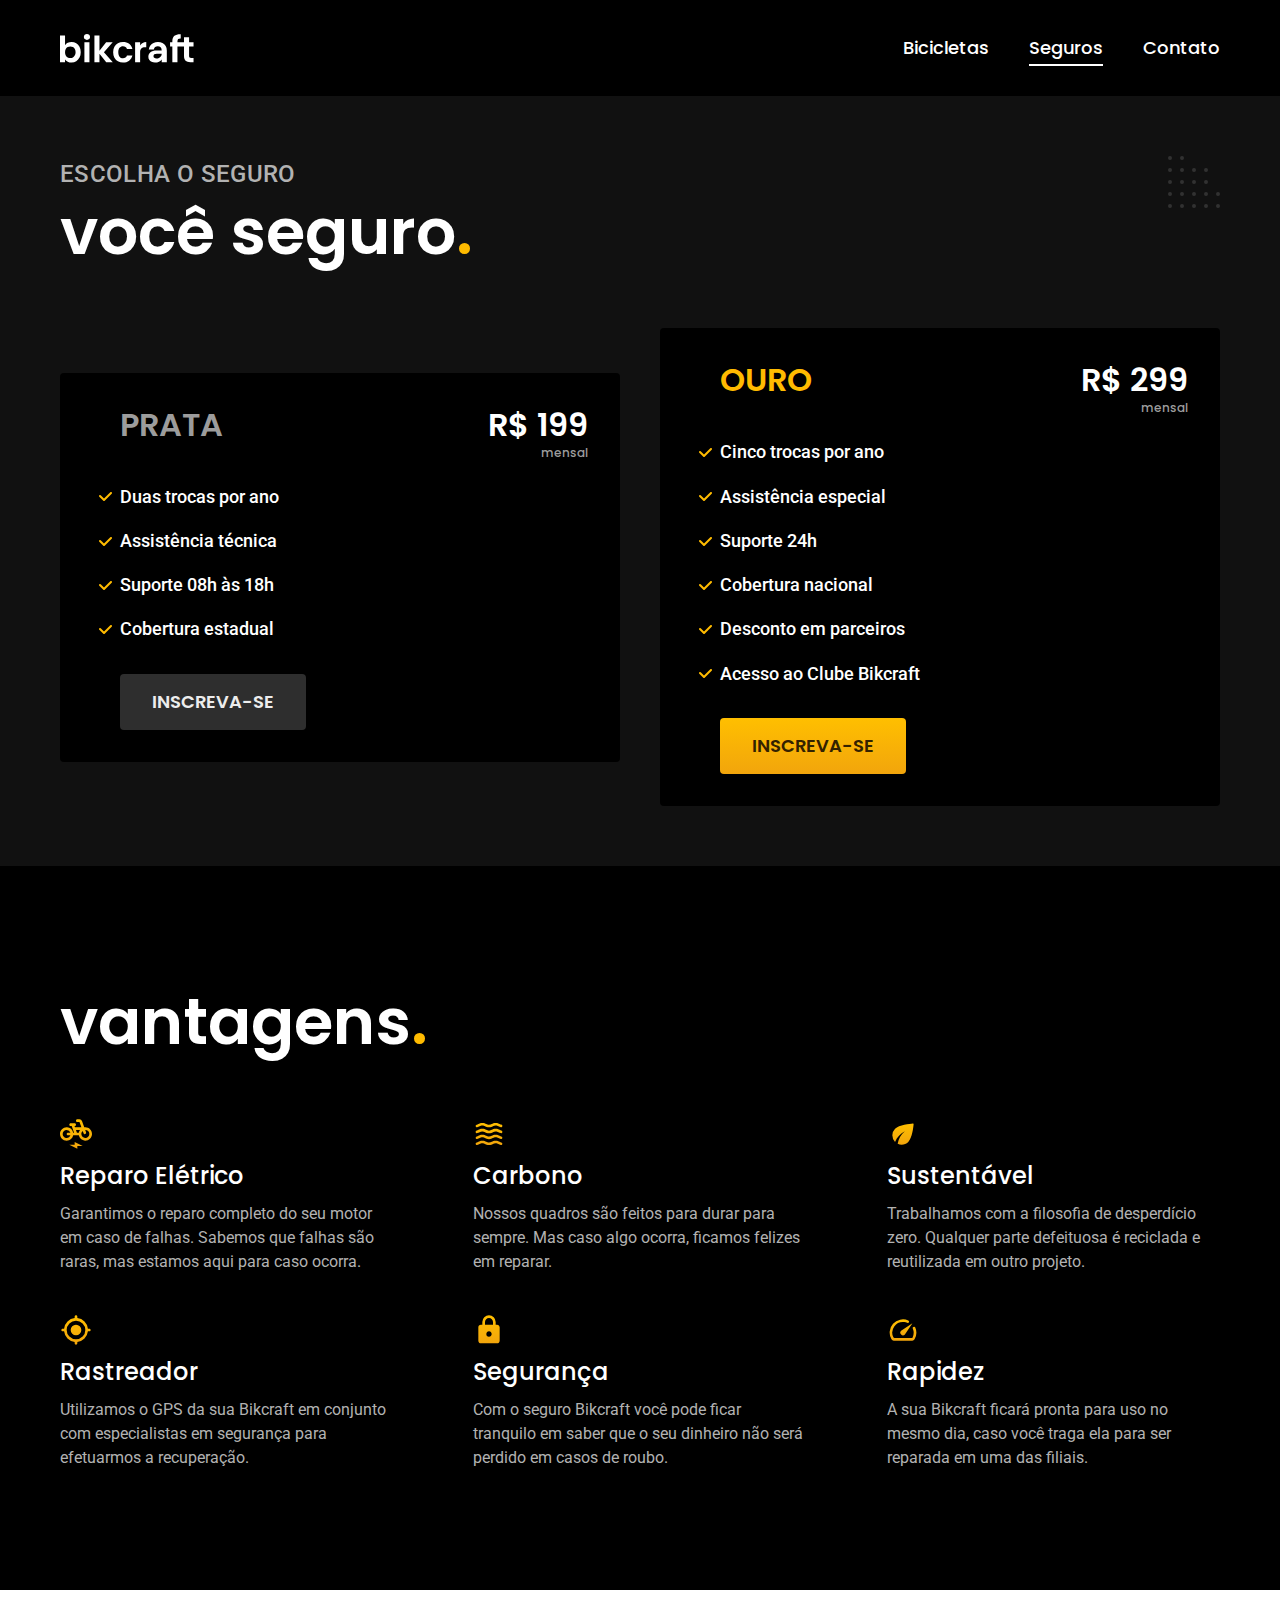
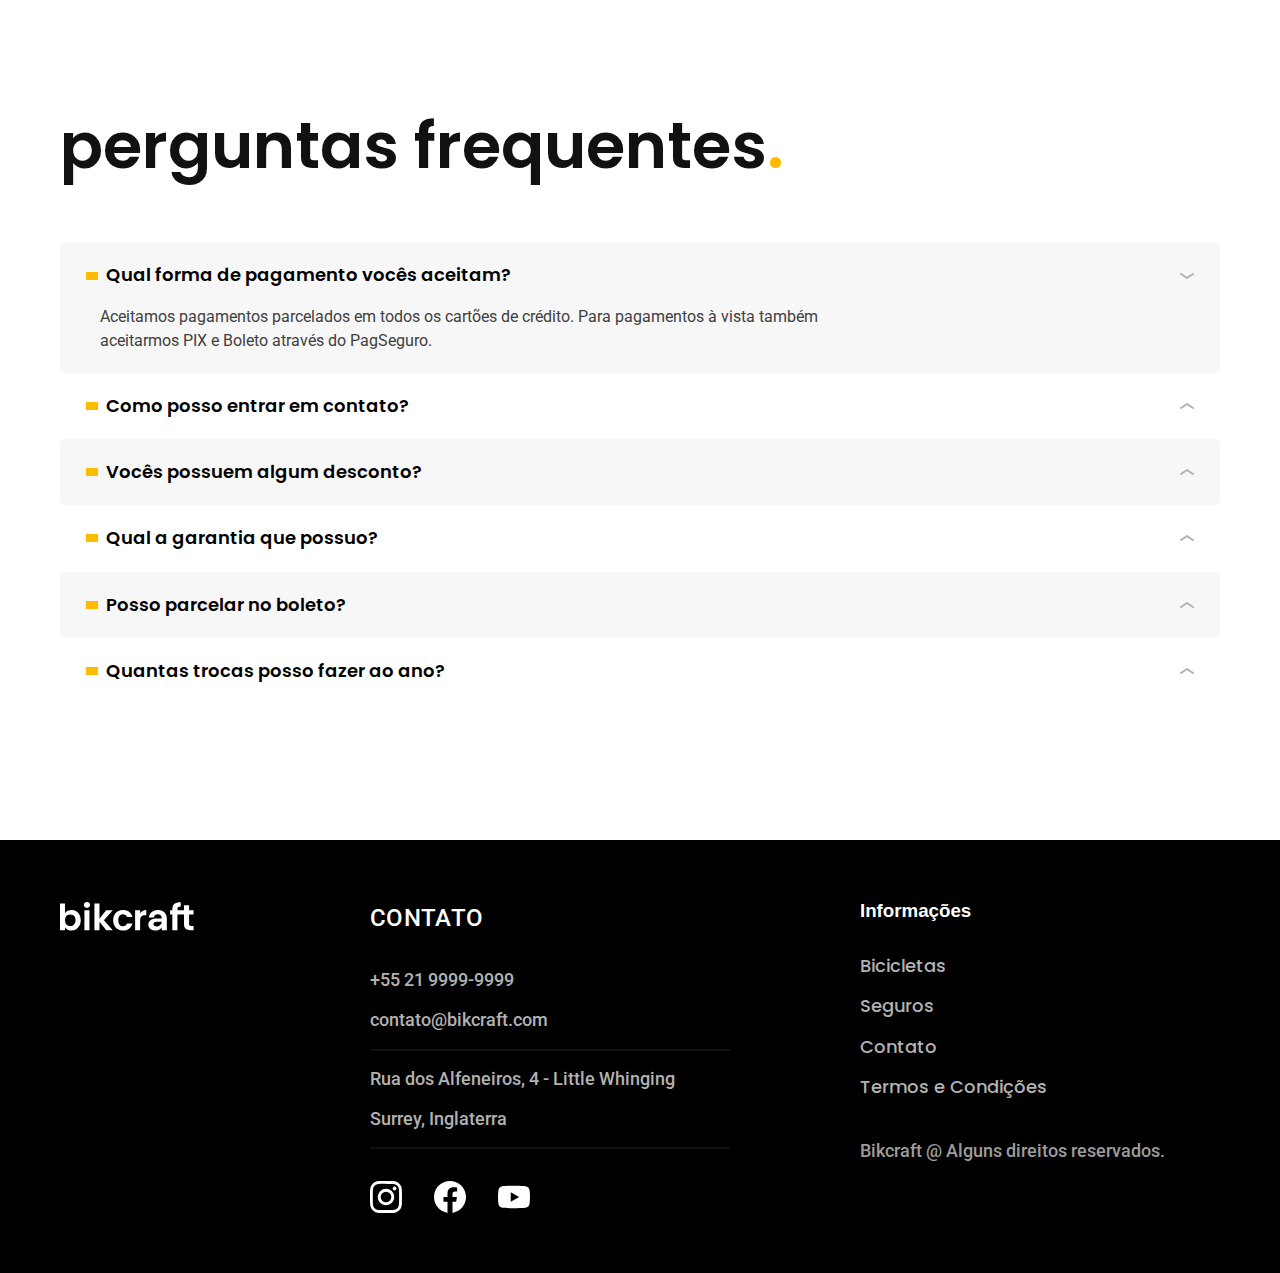
<file: seguros.html>
<!DOCTYPE html>
<html lang="en">
  <head>
    <meta charset="UTF-8" />
    <meta http-equiv="X-UA-Compatible" content="IE=edge" />
    <meta name="viewport" content="width=device-width, initial-scale=1.0" />
    <meta name="description" content="Termos e condições." />
    <title>Seguros | Bikcraft</title>

    <link rel="icon" href="./favicon.svg" type="image/svg+xml">
    <link rel="preload" href="./css/style.css" as="style" />
    <link rel="stylesheet" href="./css/style.css" />

    <link rel="preconnect" href="https://fonts.googleapis.com" />
    <link rel="preconnect" href="https://fonts.gstatic.com" crossorigin />
    <link
      href="https://fonts.googleapis.com/css2?family=Merriweather:ital,wght@1,900&family=Poppins:wght@500;600&family=Roboto:wght@400;500&display=swap"
      rel="stylesheet"
    />
  <script>document.documentElement.classList.add('js');</script>
  <body id="seguros">
    <header class="header-bg">
      <div class="header container">
        <a href="">
          <img src="./img/bikcraft.svg" alt="Bikcraft" />
        </a>
        <nav aria-label="primaria">
          <ul class="header-menu font-1-m cor-0">
            <li><a href="./bicicletas.html">Bicicletas</a></li>
            <li><a href="./seguros.html">Seguros</a></li>
            <li><a href="./contato.html">Contato</a></li>
          </ul>
        </nav>
      </div>
    </header>

    <main class="seguros-bg">
      <div class="titulo-bg">
        <div class="titulo container">
          <p class="font-2-l-b cor-5">Escolha o seguro</p>
          <h1 class="font-1-xxl cor-0">
            você seguro<span class="cor-p1">.</span>
          </h1>
        </div>
      </div>

      <div class="seguros container">
        <div class="seguros-item fadeInLeft" data-anime="200">
          <h3 class="font-1-xl cor-6">PRATA</h3>
          <span class="font-1-xl cor-0"
            >R$ 199 <span class="font-1-xs cor-6">mensal</span>
          </span>
          <ul class="font-2-m cor-0">
            <li>Duas trocas por ano</li>
            <li>Assistência técnica</li>
            <li>Suporte 08h às 18h</li>
            <li>Cobertura estadual</li>
          </ul>

          <a
            class="botao secundario"
            href="./orcamento.html?tipo=seguro&produto=prata"
            >Inscreva-se</a
          >
        </div>

        <div class="seguros-item fadeInRight" data-anime="400">
          <h3 class="font-1-xl cor-p1">OURO</h3>
          <span class="font-1-xl cor-0"
            >R$ 299 <span class="font-1-xs cor-6">mensal</span>
          </span>
          <ul class="font-2-m cor-0">
            <li>Cinco trocas por ano</li>
            <li>Assistência especial</li>
            <li>Suporte 24h</li>
            <li>Cobertura nacional</li>
            <li>Desconto em parceiros</li>
            <li>Acesso ao Clube Bikcraft</li>
          </ul>

          <a class="botao" href="./orcamento.html?tipo=seguro&produto=ouro"
            >Inscreva-se</a
          >
        </div>
      </div>
    </main>

    <article class="vantagens-bg">
      <div class="vantagens container">
        <h2 class="font-1-xxl cor-0">vantagens<span class="cor-p1">.</span></h2>
        <ul>
          <li>
            <img src="./img/icones/eletrica.svg" alt="" />
            <h3 class="font-1-l cor-0">Reparo Elétrico</h3>
            <p class="font-2-s cor-5">
              Garantimos o reparo completo do seu motor em caso de falhas.
              Sabemos que falhas são raras, mas estamos aqui para caso ocorra.
            </p>
          </li>
          <li>
            <img src="./img/icones/carbono.svg" alt="" />
            <h3 class="font-1-l cor-0">Carbono</h3>
            <p class="font-2-s cor-5">
              Nossos quadros são feitos para durar para sempre. Mas caso algo
              ocorra, ficamos felizes em reparar.
            </p>
          </li>
          <li>
            <img src="./img/icones/sustentavel.svg" alt="" />
            <h3 class="font-1-l cor-0">Sustentável</h3>
            <p class="font-2-s cor-5">
              Trabalhamos com a filosofia de desperdício zero. Qualquer parte
              defeituosa é reciclada e reutilizada em outro projeto.
            </p>
          </li>
          <li>
            <img src="./img/icones/rastreador.svg" alt="" />
            <h3 class="font-1-l cor-0">Rastreador</h3>
            <p class="font-2-s cor-5">
              Utilizamos o GPS da sua Bikcraft em conjunto com especialistas em
              segurança para efetuarmos a recuperação.
            </p>
          </li>
          <li>
            <img src="./img/icones/seguro.svg" alt="" />
            <h3 class="font-1-l cor-0">Segurança</h3>
            <p class="font-2-s cor-5">
              Com o seguro Bikcraft você pode ficar tranquilo em saber que o seu
              dinheiro não será perdido em casos de roubo.
            </p>
          </li>
          <li>
            <img src="./img/icones/velocidade.svg" alt="" />
            <h3 class="font-1-l cor-0">Rapidez</h3>
            <p class="font-2-s cor-5">
              A sua Bikcraft ficará pronta para uso no mesmo dia, caso você
              traga ela para ser reparada em uma das filiais.
            </p>
          </li>
        </ul>
      </div>
    </article>

    <article class="perguntas container">
      <h2 class="font-1-xxl">
        perguntas frequentes<span class="cor-p1">.</span>
      </h2>

      <dl>
        <div>
          <dt>
            <button
              class="font-1-m-b"
              aria-controls="pergunta1"
              aria-expanded="true"
            >
              Qual forma de pagamento vocês aceitam?
            </button>
          </dt>
          <dd id="pergunta1" class="font-2-s cor-9 ativa">
            Aceitamos pagamentos parcelados em todos os cartões de crédito. Para
            pagamentos à vista também aceitarmos PIX e Boleto através do
            PagSeguro.
          </dd>
        </div>
        <div>
          <dt>
            <button
              class="font-1-m-b"
              aria-controls="pergunta2"
              aria-expanded="false"
            >
              Como posso entrar em contato?
            </button>
          </dt>
          <dd id="pergunta2" class="font-2-s cor-9">
            Aceitamos pagamentos parcelados em todos os cartões de crédito. Para
            pagamentos à vista também aceitarmos PIX e Boleto através do
            PagSeguro.
          </dd>
        </div>
        <div>
          <dt>
            <button
              class="font-1-m-b"
              aria-controls="pergunta3"
              aria-expanded="false"
            >
              Vocês possuem algum desconto?
            </button>
          </dt>
          <dd id="pergunta3" class="font-2-s cor-9">
            Aceitamos pagamentos parcelados em todos os cartões de crédito. Para
            pagamentos à vista também aceitarmos PIX e Boleto através do
            PagSeguro.
          </dd>
        </div>
        <div>
          <dt>
            <button
              class="font-1-m-b"
              aria-controls="pergunta4"
              aria-expanded="false"
            >
              Qual a garantia que possuo?
            </button>
          </dt>
          <dd id="pergunta4" class="font-2-s cor-9">
            Aceitamos pagamentos parcelados em todos os cartões de crédito. Para
            pagamentos à vista também aceitarmos PIX e Boleto através do
            PagSeguro.
          </dd>
        </div>
        <div>
          <dt>
            <button
              class="font-1-m-b"
              aria-controls="pergunta5"
              aria-expanded="false"
            >
              Posso parcelar no boleto?
            </button>
          </dt>
          <dd id="pergunta5" class="font-2-s cor-9">
            Aceitamos pagamentos parcelados em todos os cartões de crédito. Para
            pagamentos à vista também aceitarmos PIX e Boleto através do
            PagSeguro.
          </dd>
        </div>
        <div>
          <dt>
            <button
              class="font-1-m-b"
              aria-controls="pergunta6"
              aria-expanded="false"
            >
              Quantas trocas posso fazer ao ano?
            </button>
          </dt>
          <dd id="pergunta6" class="font-2-s cor-9">
            Aceitamos pagamentos parcelados em todos os cartões de crédito. Para
            pagamentos à vista também aceitarmos PIX e Boleto através do
            PagSeguro.
          </dd>
        </div>
      </dl>
    </article>

    <footer class="footer-bg">
      <div class="footer container">
        <img src="./img/bikcraft.svg" alt="Bikcraft" />
        <div class="footer-contato">
          <h3 class="font-2-l-b cor-0">Contato</h3>
          <ul class="font-2-m cor-5">
            <li><a href="tel:+552599999999">+55 21 9999-9999</a></li>
            <li>
              <a href="mailto:contato@bikcraft.com">contato@bikcraft.com</a>
            </li>
            <li>Rua dos Alfeneiros, 4 - Little Whinging</li>
            <li>Surrey, Inglaterra</li>
          </ul>
          <div class="footer-redes">
            <a href="#">
              <img src="./img/redes/instagram.svg" alt="Instagram" />
            </a>
            <a href="#">
              <img src="./img/redes/facebook.svg" alt="Facebook" />
            </a>
            <a href="#">
              <img src="./img/redes/youtube.svg" alt="Youtube" />
            </a>
          </div>
        </div>
        <div class="footer-informacoes">
          <h3 class="font-2-1-b cor-0">Informações</h3>
          <nav>
            <ul class="font-1-m cor-5">
              <li><a href="./bicicletas.html">Bicicletas</a></li>
              <li><a href="./seguros.html">Seguros</a></li>
              <li><a href="./contato.html">Contato</a></li>
              <li><a href="./termos.html">Termos e Condições</a></li>
            </ul>
          </nav>
          <p class="footer-copy font-2-m cor-6">
            Bikcraft @ Alguns direitos reservados.
          </p>
        </div>
      </div>
    </footer>
    <script src="./js/plugins/simple-anime.js"></script>
    <script src="./js/script.js"></script>
  </body>
</html>
</file>
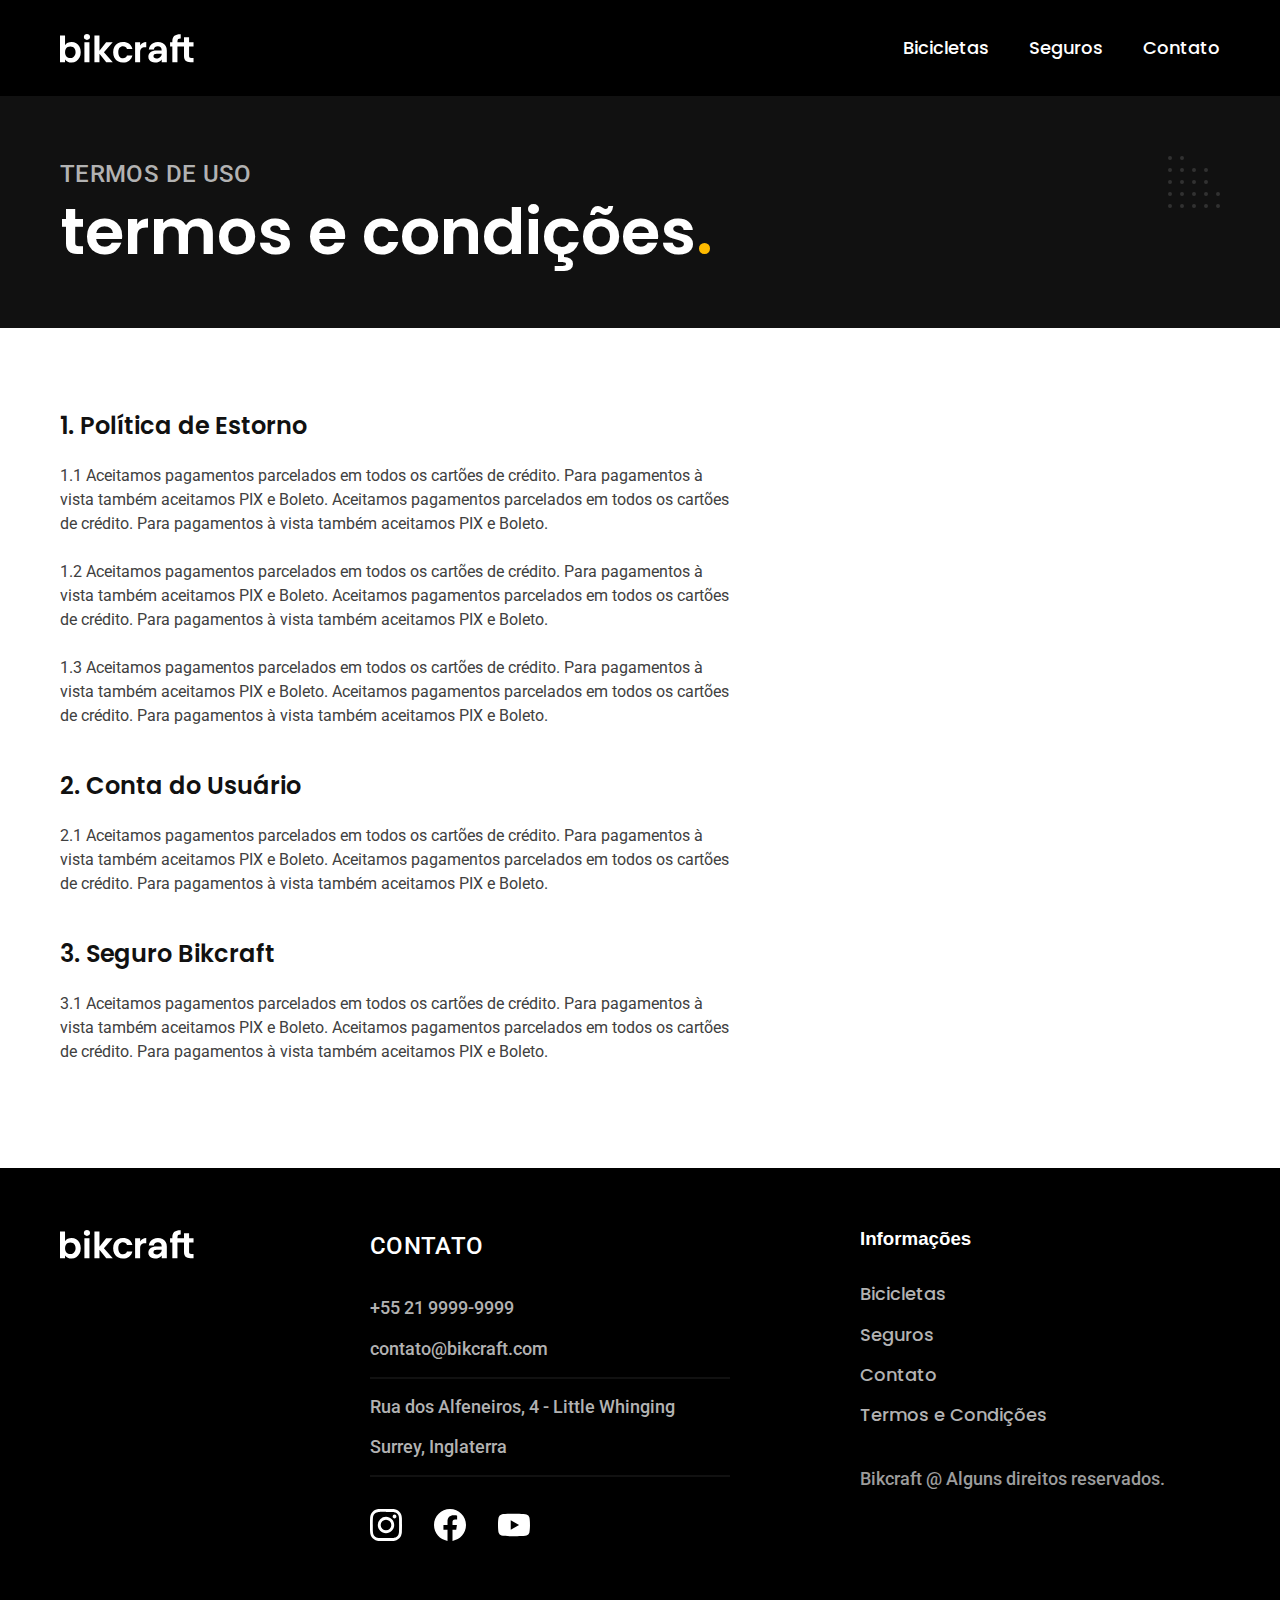
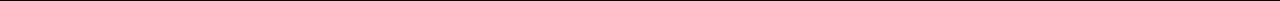
<file: termos.html>
<!DOCTYPE html>
<html lang="en">
  <head>
    <meta charset="UTF-8" />
    <meta http-equiv="X-UA-Compatible" content="IE=edge" />
    <meta name="viewport" content="width=device-width, initial-scale=1.0" />
    <meta name="description" content="Termos e condições." />
    <title>Termos e Condições | Bikcraft</title>

    <link rel="icon" href="./favicon.svg" type="image/svg+xml">
    <link rel="preload" href="./css/style.css" as="style" />
    <link rel="stylesheet" href="./css/style.css" />

    <link rel="preconnect" href="https://fonts.googleapis.com" />
    <link rel="preconnect" href="https://fonts.gstatic.com" crossorigin />
    <link
      href="https://fonts.googleapis.com/css2?family=Merriweather:ital,wght@1,900&family=Poppins:wght@500;600&family=Roboto:wght@400;500&display=swap"
      rel="stylesheet"
    />
  <script>document.documentElement.classList.add('js');</script>
  <body id="termos">
    <header class="header-bg">
      <div class="header container">
        <a href="">
          <img src="./img/bikcraft.svg" alt="Bikcraft" />
        </a>
        <nav aria-label="primaria">
          <ul class="header-menu font-1-m cor-0">
            <li><a href="./bicicletas.html">Bicicletas</a></li>
            <li><a href="./seguros.html">Seguros</a></li>
            <li><a href="./contato.html">Contato</a></li>
          </ul>
        </nav>
      </div>
    </header>

    <main>
      <div class="titulo-bg">
        <div class="titulo container">
          <p class="font-2-l-b cor-5">Termos de uso</p>
          <h1 class="font-1-xxl cor-0">
            termos e condições<span class="cor-p1">.</span>
          </h1>
        </div>
      </div>

      <div class="termos font-2-s cor-10 container">
        <h2 class="font-1-l cor-11">1. Política de Estorno</h2>
        <p>
          1.1 Aceitamos pagamentos parcelados em todos os cartões de crédito.
          Para pagamentos à vista também aceitamos PIX e Boleto. Aceitamos
          pagamentos parcelados em todos os cartões de crédito. Para pagamentos
          à vista também aceitamos PIX e Boleto.
        </p>
        <p>
          1.2 Aceitamos pagamentos parcelados em todos os cartões de crédito.
          Para pagamentos à vista também aceitamos PIX e Boleto. Aceitamos
          pagamentos parcelados em todos os cartões de crédito. Para pagamentos
          à vista também aceitamos PIX e Boleto.
        </p>
        <p>
          1.3 Aceitamos pagamentos parcelados em todos os cartões de crédito.
          Para pagamentos à vista também aceitamos PIX e Boleto. Aceitamos
          pagamentos parcelados em todos os cartões de crédito. Para pagamentos
          à vista também aceitamos PIX e Boleto.
        </p>

        <h2 class="font-1-l cor-11">2. Conta do Usuário</h2>
        <p>
          2.1 Aceitamos pagamentos parcelados em todos os cartões de crédito.
          Para pagamentos à vista também aceitamos PIX e Boleto. Aceitamos
          pagamentos parcelados em todos os cartões de crédito. Para pagamentos
          à vista também aceitamos PIX e Boleto.
        </p>

        <h2 class="font-1-l cor-11">3. Seguro Bikcraft</h2>
        <p>
          3.1 Aceitamos pagamentos parcelados em todos os cartões de crédito.
          Para pagamentos à vista também aceitamos PIX e Boleto. Aceitamos
          pagamentos parcelados em todos os cartões de crédito. Para pagamentos
          à vista também aceitamos PIX e Boleto.
        </p>
      </div>
    </main>

    <footer class="footer-bg">
      <div class="footer container">
        <img src="./img/bikcraft.svg" alt="Bikcraft" />
        <div class="footer-contato">
          <h3 class="font-2-l-b cor-0">Contato</h3>
          <ul class="font-2-m cor-5">
            <li><a href="tel:+552599999999">+55 21 9999-9999</a></li>
            <li>
              <a href="mailto:contato@bikcraft.com">contato@bikcraft.com</a>
            </li>
            <li>Rua dos Alfeneiros, 4 - Little Whinging</li>
            <li>Surrey, Inglaterra</li>
          </ul>
          <div class="footer-redes">
            <a href="#">
              <img src="./img/redes/instagram.svg" alt="Instagram" />
            </a>
            <a href="#">
              <img src="./img/redes/facebook.svg" alt="Facebook" />
            </a>
            <a href="#">
              <img src="./img/redes/youtube.svg" alt="Youtube" />
            </a>
          </div>
        </div>
        <div class="footer-informacoes">
          <h3 class="font-2-1-b cor-0">Informações</h3>
          <nav>
            <ul class="font-1-m cor-5">
              <li><a href="./bicicletas.html">Bicicletas</a></li>
              <li><a href="./seguros.html">Seguros</a></li>
              <li><a href="./contato.html">Contato</a></li>
              <li><a href="./termos.html">Termos e Condições</a></li>
            </ul>
          </nav>
          <p class="footer-copy font-2-m cor-6">
            Bikcraft @ Alguns direitos reservados.
          </p>
        </div>
      </div>
    </footer>
    <script src="./js/script.js"></script>
  </body>
</html>
</file>
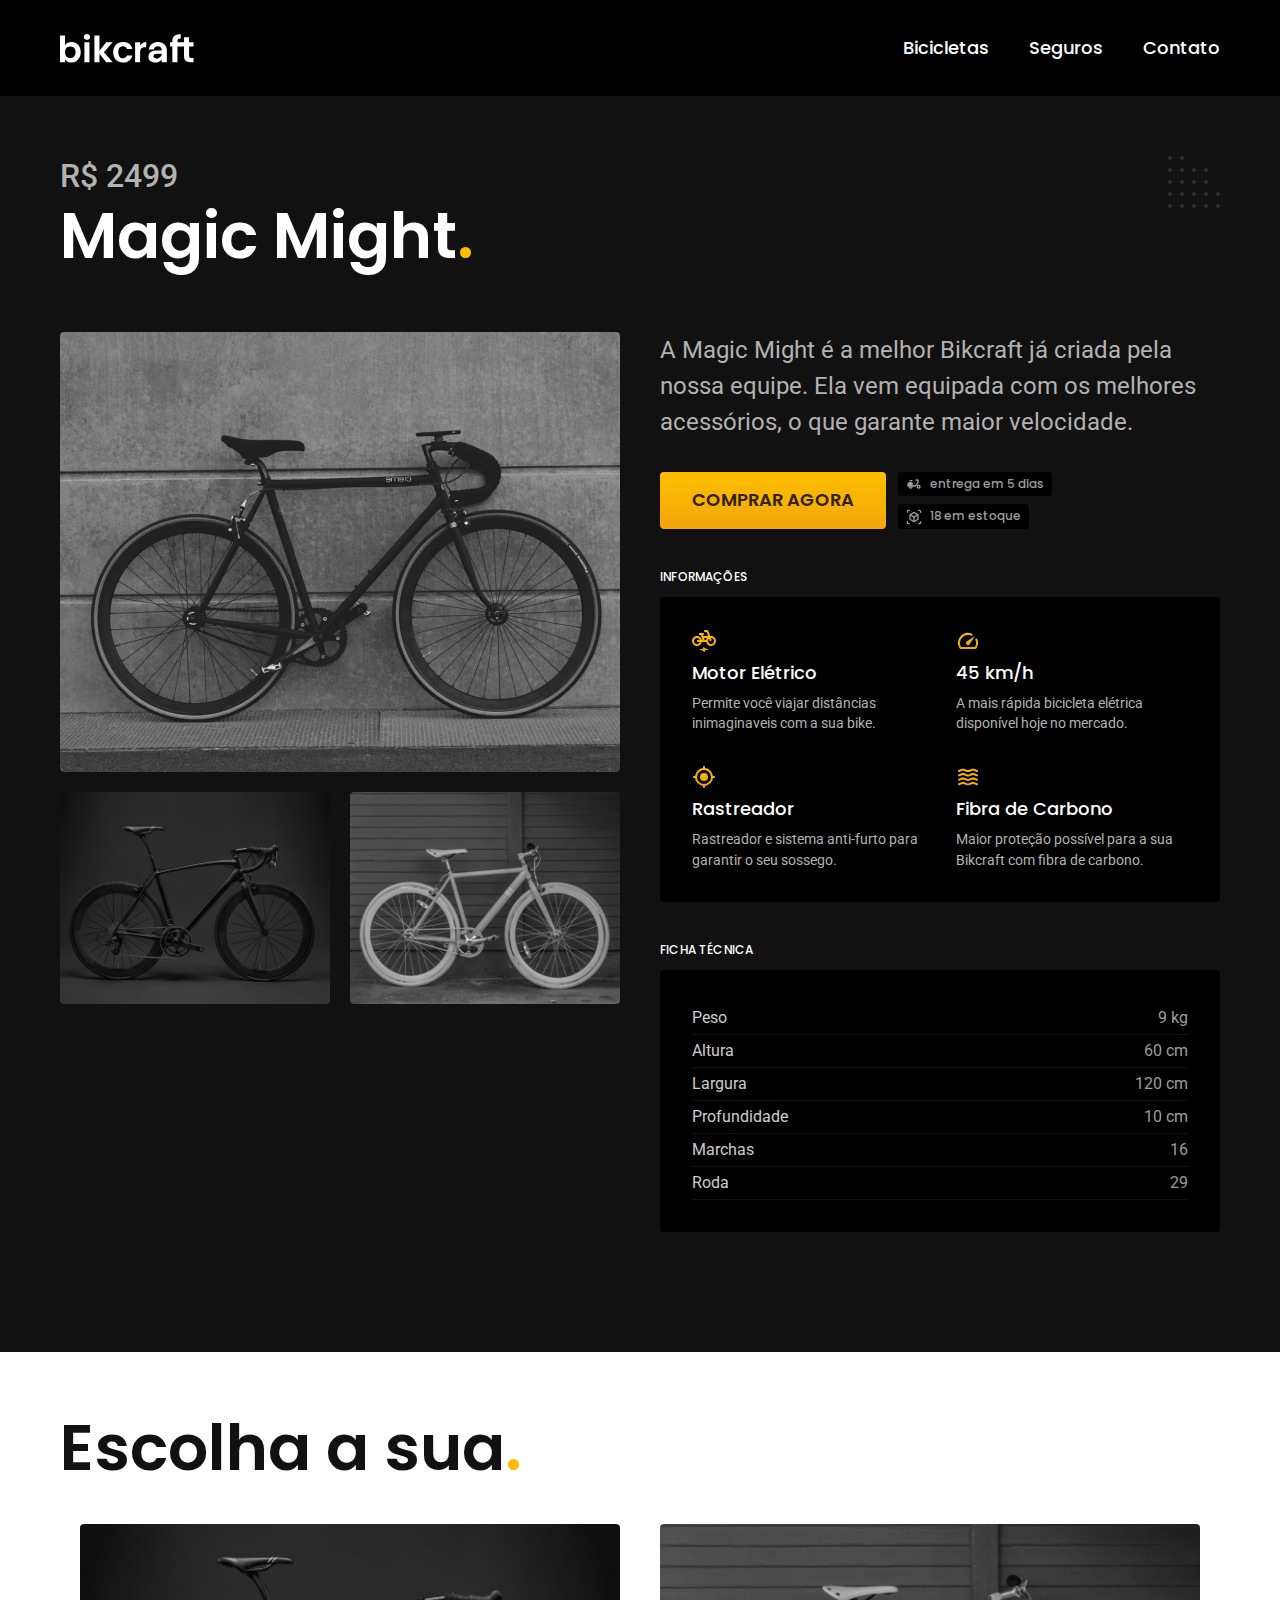
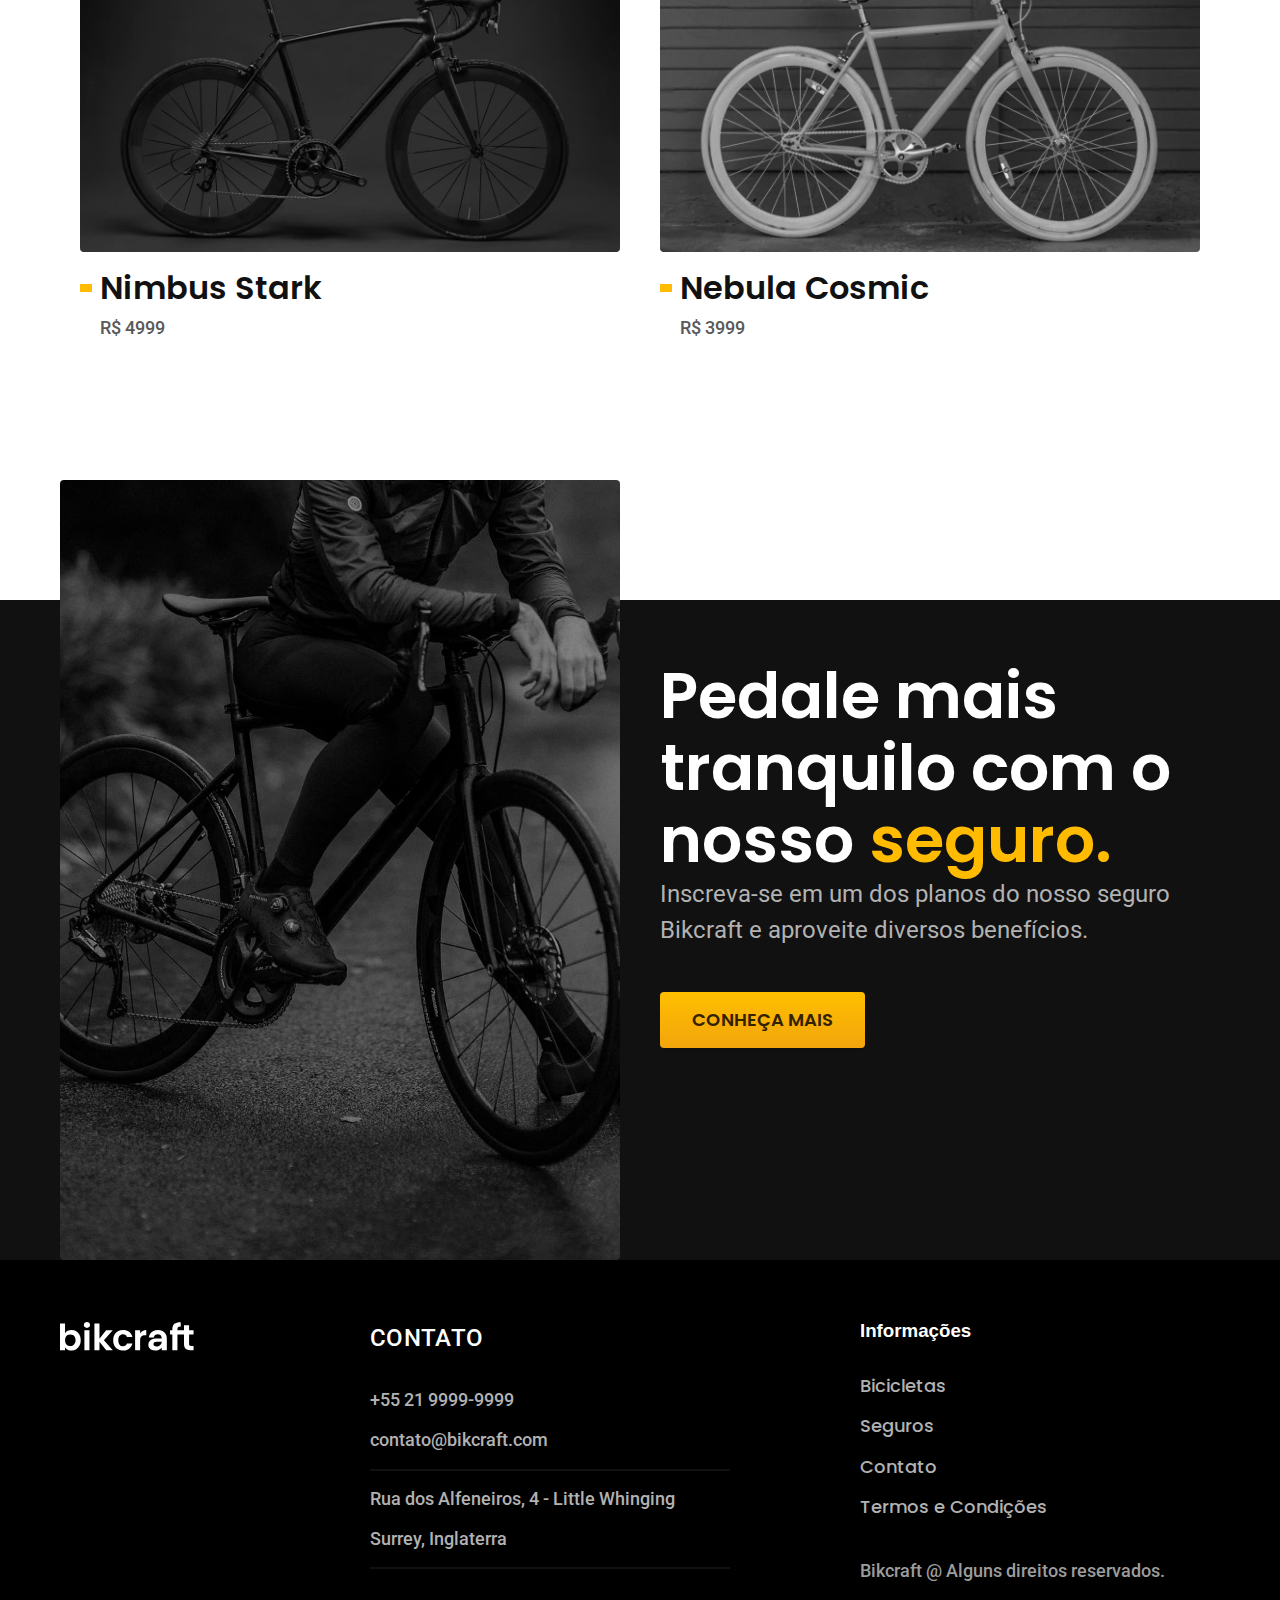
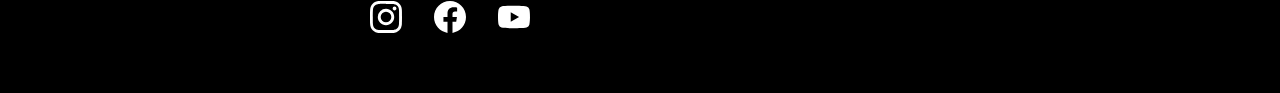
<file: bicicletas/magic.html>
<!DOCTYPE html>
<html lang="en">
  <head>
    <meta charset="UTF-8" />
    <meta http-equiv="X-UA-Compatible" content="IE=edge" />
    <meta name="viewport" content="width=device-width, initial-scale=1.0" />
    <meta name="description" content="Magic" />
    
    <title>Magic | Bikcraft</title>

    <link rel="icon" href="../favicon.svg" type="image/svg+xml">
    <link rel="stylesheet" href="../css/style.css" />

    <link rel="preconnect" href="https://fonts.googleapis.com" />
    <link rel="preconnect" href="https://fonts.gstatic.com" crossorigin />
    <link
      href="https://fonts.googleapis.com/css2?family=Merriweather:ital,wght@1,900&family=Poppins:wght@500;600&family=Roboto:wght@400;500&display=swap"
      rel="stylesheet"
    />
  <script>document.documentElement.classList.add('js');</script>
  <body id="bicicleta">
    <header class="header-bg">
      <div class="header container">
        <a href="">
          <img src="../img/bikcraft.svg" alt="Bikcraft" />
        </a>
        <nav aria-label="primaria">
          <ul class="header-menu font-1-m cor-0">
            <li><a href="../bicicletas.html">Bicicletas</a></li>
            <li><a href="../seguros.html">Seguros</a></li>
            <li><a href="../contato.html">Contato</a></li>
          </ul>
        </nav>
      </div>
    </header>

    <main class="titulo-bg">
      <div>
        <div class="titulo container">
          <p class="font-2-xl cor-5">R$ 2499</p>
          <h1 class="font-1-xxl cor-0">
            Magic Might<span class="cor-p1">.</span>
          </h1>
        </div>
      </div>
      <div class="bicicleta container">
        <div class="bicicleta-imagens">
          <img src="../img/bicicleta/nimbus2.jpg" alt="Bicicleta 1" />
          <img src="../img/bicicleta/nimbus1.jpg" alt="Bicicleta 2" />
          <img src="../img/bicicleta/nimbus3.jpg" alt="Bicicleta 3" />
        </div>
        <div class="bicicleta-conteudo">
          <p class="font-2-l cor-5">
            A Magic Might é a melhor Bikcraft já criada pela nossa equipe. Ela
            vem equipada com os melhores acessórios, o que garante maior
            velocidade.
          </p>
          <div class="bicicleta-comprar">
            <a
              class="botao"
              href="../orcamento.html?tipo=bikcraft&produto=magic"
              >Comprar Agora</a
            >
            <span class="font-1-xs cor-6"
              ><img src="../img/icones/entrega.svg" alt="" />entrega em 5
              dias</span
            >
            <span class="font-1-xs cor-6"
              ><img src="../img/icones/estoque.svg" alt="" />18 em estoque</span
            >
          </div>

          <h2 class="font-1-xs cor-0">Informações</h2>
          <ul class="bicicleta-informacoes">
            <li>
              <img src="../img/icones/eletrica.svg" alt="" />
              <h3 class="font-1-m cor-0">Motor Elétrico</h3>
              <p class="font-2-xs cor-5">
                Permite você viajar distâncias inimaginaveis com a sua bike.
              </p>
            </li>
            <li>
              <img src="../img/icones/velocidade.svg" alt="" />
              <h3 class="font-1-m cor-0">45 km/h</h3>
              <p class="font-2-xs cor-5">
                A mais rápida bicicleta elétrica disponível hoje no mercado.
              </p>
            </li>
            <li>
              <img src="../img/icones/rastreador.svg" alt="" />
              <h3 class="font-1-m cor-0">Rastreador</h3>
              <p class="font-2-xs cor-5">
                Rastreador e sistema anti-furto para garantir o seu sossego.
              </p>
            </li>
            <li>
              <img src="../img/icones/carbono.svg" alt="" />
              <h3 class="font-1-m cor-0">Fibra de Carbono</h3>
              <p class="font-2-xs cor-5">
                Maior proteção possível para a sua Bikcraft com fibra de
                carbono.
              </p>
            </li>
          </ul>
          <h2 class="font-1-xs cor-0">Ficha técnica</h2>
          <ul class="bicicleta-ficha font-2-s cor-4">
            <li>Peso <span>9 kg</span></li>
            <li>Altura <span>60 cm</span></li>
            <li>Largura <span>120 cm</span></li>
            <li>Profundidade <span>10 cm</span></li>
            <li>Marchas <span>16</span></li>
            <li>Roda <span>29</span></li>
          </ul>
        </div>
      </div>
    </main>

    <article class="bicicletas-lista container">
      <h2 class="font-1-xxl">Escolha a sua<span class="cor-p1">.</span></h2>

      <ul>
        <li>
          <a href="./nimbus.html">
            <img src="../img/bicicletas/nimbus.jpg" alt="Bicicleta preta" />
            <h3 class="font-1-xl">Nimbus Stark</h3>
            <span class="font-2-m cor-8">R$ 4999</span>
          </a>
        </li>
        <li>
          <a href="./nebula.html">
            <img src="../img/bicicletas/nebula.jpg" alt="Bicicleta preta" />
            <h3 class="font-1-xl">Nebula Cosmic</h3>
            <span class="font-2-m cor-8">R$ 3999</span>
          </a>
        </li>
      </ul>
    </article>

    <article class="seguro-bg">
      <div class="seguro container">
        <div class="seguro-imagem">
          <img
            src="../img/fotos/seguros.jpg"
            alt="Pessoa para em cima de uma bicicleta"
          />
        </div>
        <div class="seguro-conteudo">
          <h2 class="font-1-xxl cor-0">
            Pedale mais tranquilo com o nosso
            <span class="cor-p1">seguro.</span>
            <p class="font-2-l cor-5">
              Inscreva-se em um dos planos do nosso seguro Bikcraft e aproveite
              diversos benefícios.
            </p>
            <a class="botao" href="../seguros.html">Conheça Mais</a>
          </h2>
        </div>
      </div>
    </article>

    <footer class="footer-bg">
      <div class="footer container">
        <img src="../img/bikcraft.svg" alt="Bikcraft" />
        <div class="footer-contato">
          <h3 class="font-2-l-b cor-0">Contato</h3>
          <ul class="font-2-m cor-5">
            <li><a href="tel:+552599999999">+55 21 9999-9999</a></li>
            <li>
              <a href="mailto:contato@bikcraft.com">contato@bikcraft.com</a>
            </li>
            <li>Rua dos Alfeneiros, 4 - Little Whinging</li>
            <li>Surrey, Inglaterra</li>
          </ul>
          <div class="footer-redes">
            <a href="#">
              <img src="../img/redes/instagram.svg" alt="Instagram" />
            </a>
            <a href="#">
              <img src="../img/redes/facebook.svg" alt="Facebook" />
            </a>
            <a href="#">
              <img src="../img/redes/youtube.svg" alt="Youtube" />
            </a>
          </div>
        </div>
        <div class="footer-informacoes">
          <h3 class="font-2-1-b cor-0">Informações</h3>
          <nav>
            <ul class="font-1-m cor-5">
              <li><a href="../bicicletas.html">Bicicletas</a></li>
              <li><a href="../seguros.html">Seguros</a></li>
              <li><a href="../contato.html">Contato</a></li>
              <li><a href="../termos.html">Termos e Condições</a></li>
            </ul>
          </nav>
          <p class="footer-copy font-2-m cor-6">
            Bikcraft @ Alguns direitos reservados.
          </p>
        </div>
      </div>
    </footer>
    <script src="../js/script.js"></script>
  </body>
</html>
</file>
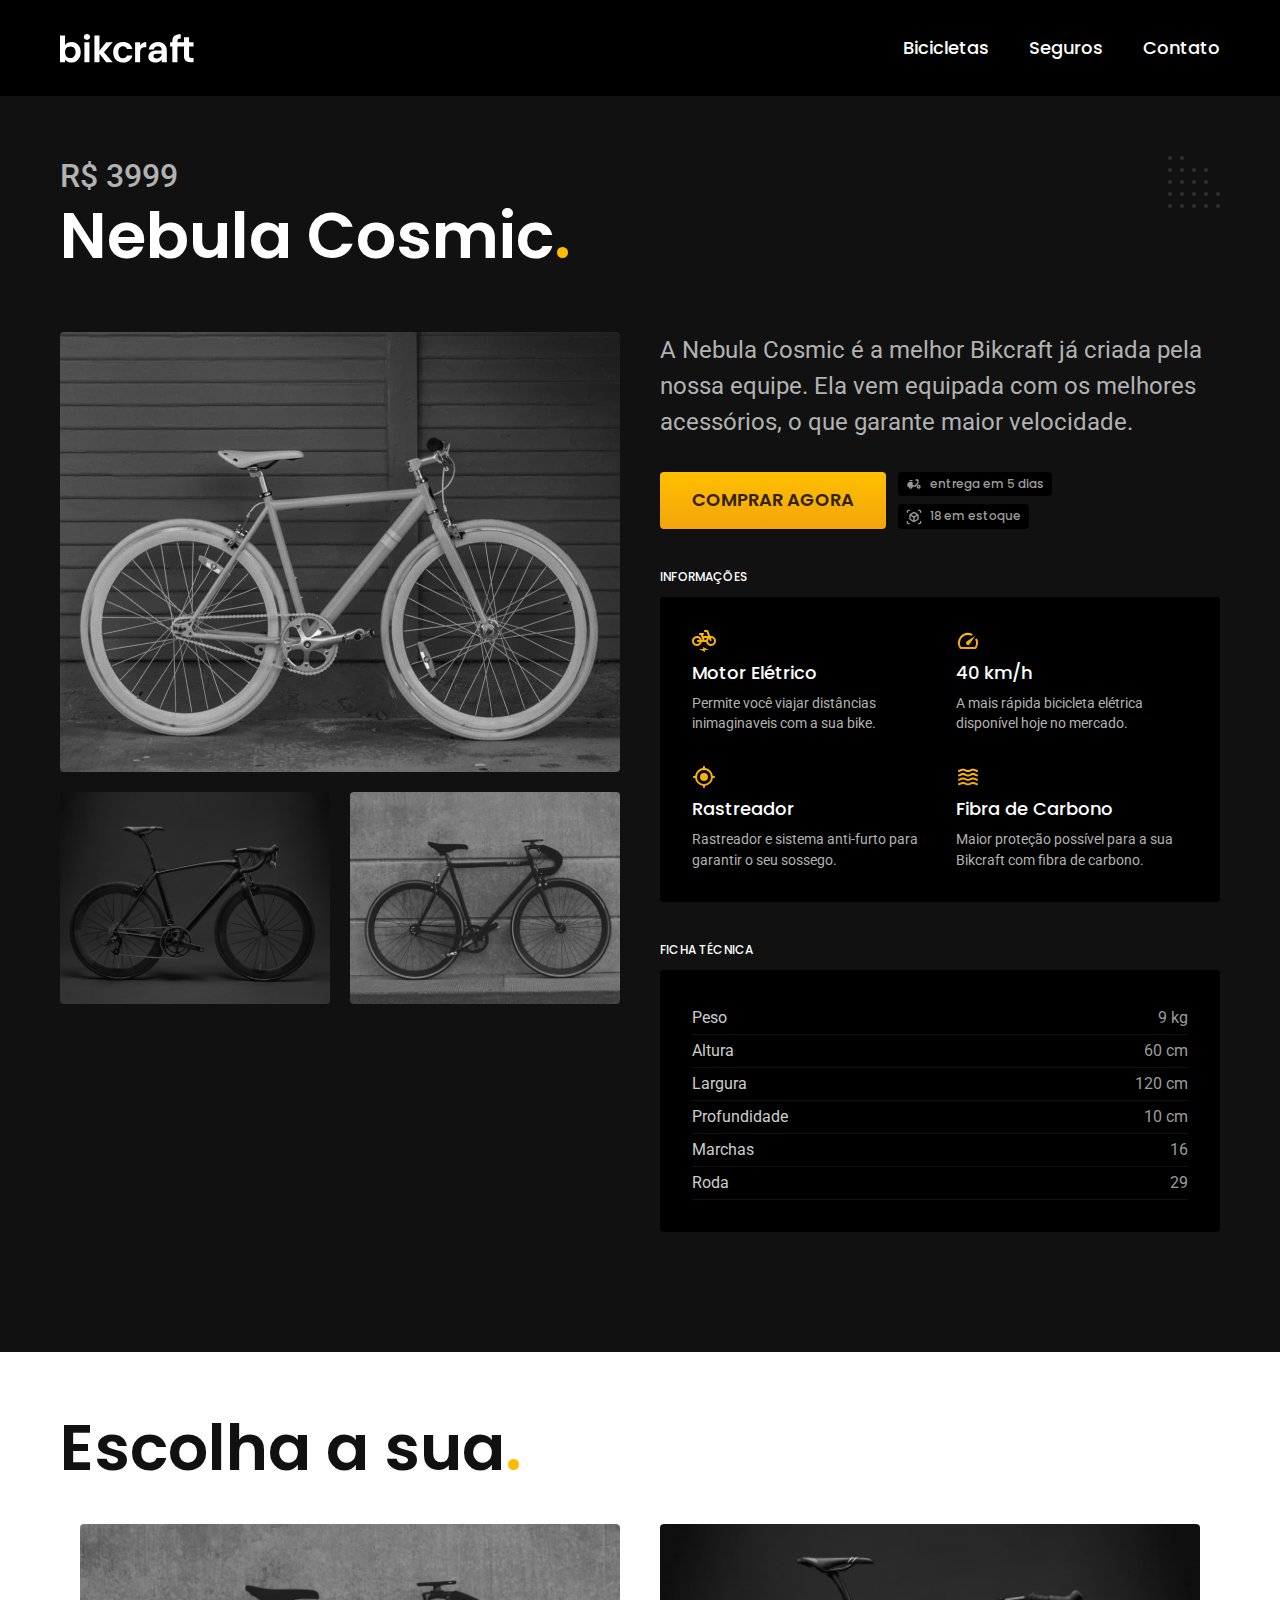
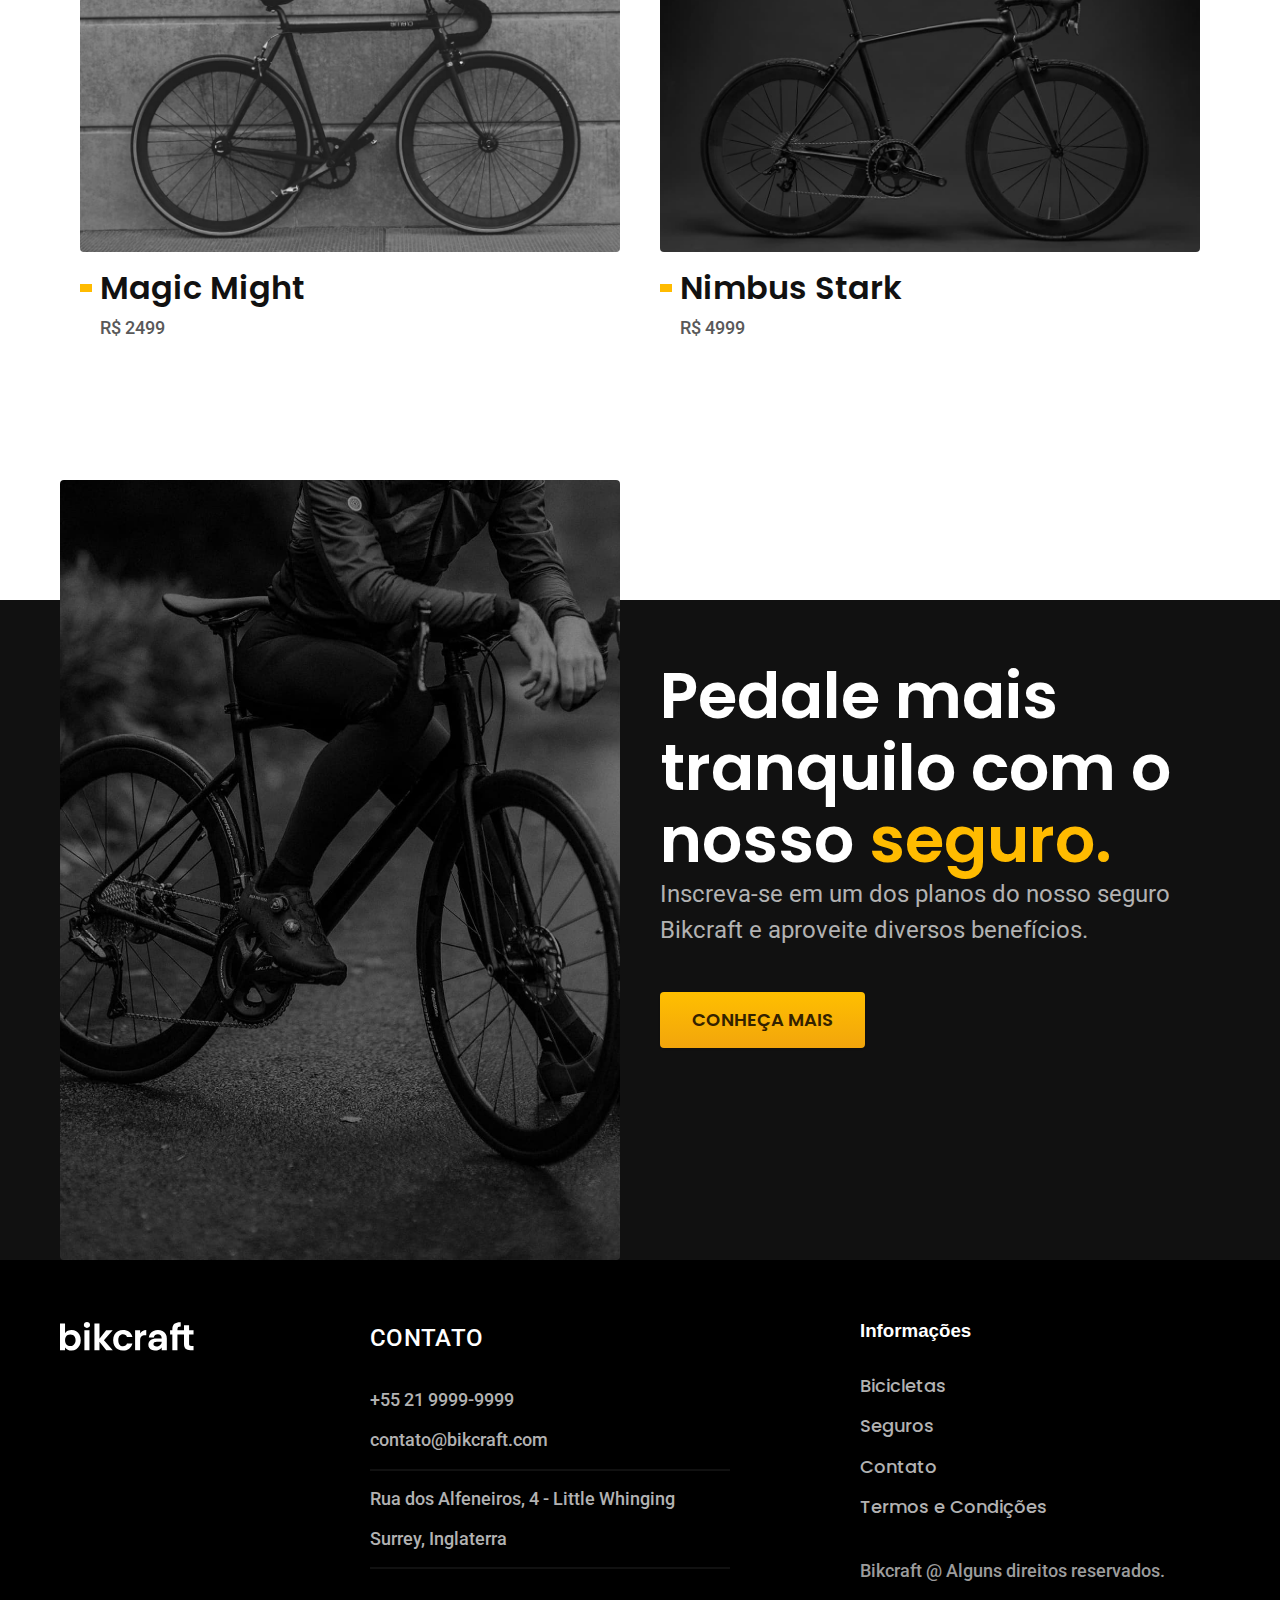
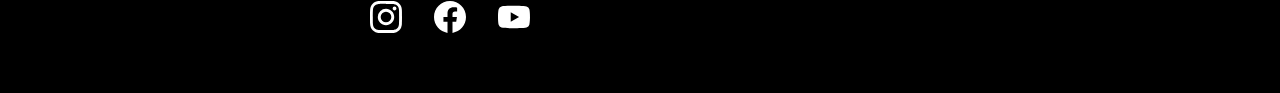
<file: bicicletas/nebula.html>
<!DOCTYPE html>
<html lang="en">
  <head>
    <meta charset="UTF-8" />
    <meta http-equiv="X-UA-Compatible" content="IE=edge" />
    <meta name="viewport" content="width=device-width, initial-scale=1.0" />
    <meta name="description" content="Nebula" />
    
    <title>Nebula | Bikcraft</title>

    <link rel="icon" href="../favicon.svg" type="image/svg+xml">
    <link rel="stylesheet" href="../css/style.css" />

    <link rel="preconnect" href="https://fonts.googleapis.com" />
    <link rel="preconnect" href="https://fonts.gstatic.com" crossorigin />
    <link
      href="https://fonts.googleapis.com/css2?family=Merriweather:ital,wght@1,900&family=Poppins:wght@500;600&family=Roboto:wght@400;500&display=swap"
      rel="stylesheet"
    />
  <script>document.documentElement.classList.add('js');</script>
  <body id="bicicleta">
    <header class="header-bg">
      <div class="header container">
        <a href="">
          <img src="../img/bikcraft.svg" alt="Bikcraft" />
        </a>
        <nav aria-label="primaria">
          <ul class="header-menu font-1-m cor-0">
            <li><a href="../bicicletas.html">Bicicletas</a></li>
            <li><a href="../seguros.html">Seguros</a></li>
            <li><a href="../contato.html">Contato</a></li>
          </ul>
        </nav>
      </div>
    </header>

    <main class="titulo-bg">
      <div>
        <div class="titulo container">
          <p class="font-2-xl cor-5">R$ 3999</p>
          <h1 class="font-1-xxl cor-0">
            Nebula Cosmic<span class="cor-p1">.</span>
          </h1>
        </div>
      </div>
      <div class="bicicleta container">
        <div class="bicicleta-imagens">
          <img src="../img/bicicleta/nimbus3.jpg" alt="Bicicleta 1" />
          <img src="../img/bicicleta/nimbus1.jpg" alt="Bicicleta 2" />
          <img src="../img/bicicleta/nimbus2.jpg" alt="Bicicleta 3" />
        </div>
        <div class="bicicleta-conteudo">
          <p class="font-2-l cor-5">
            A Nebula Cosmic é a melhor Bikcraft já criada pela nossa equipe. Ela
            vem equipada com os melhores acessórios, o que garante maior
            velocidade.
          </p>
          <div class="bicicleta-comprar">
            <a
              class="botao"
              href="../orcamento.html?tipo=bikcraft&produto=nebula"
              >Comprar Agora</a
            >
            <span class="font-1-xs cor-6"
              ><img src="../img/icones/entrega.svg" alt="" />entrega em 5
              dias</span
            >
            <span class="font-1-xs cor-6"
              ><img src="../img/icones/estoque.svg" alt="" />18 em estoque</span
            >
          </div>

          <h2 class="font-1-xs cor-0">Informações</h2>
          <ul class="bicicleta-informacoes">
            <li>
              <img src="../img/icones/eletrica.svg" alt="" />
              <h3 class="font-1-m cor-0">Motor Elétrico</h3>
              <p class="font-2-xs cor-5">
                Permite você viajar distâncias inimaginaveis com a sua bike.
              </p>
            </li>
            <li>
              <img src="../img/icones/velocidade.svg" alt="" />
              <h3 class="font-1-m cor-0">40 km/h</h3>
              <p class="font-2-xs cor-5">
                A mais rápida bicicleta elétrica disponível hoje no mercado.
              </p>
            </li>
            <li>
              <img src="../img/icones/rastreador.svg" alt="" />
              <h3 class="font-1-m cor-0">Rastreador</h3>
              <p class="font-2-xs cor-5">
                Rastreador e sistema anti-furto para garantir o seu sossego.
              </p>
            </li>
            <li>
              <img src="../img/icones/carbono.svg" alt="" />
              <h3 class="font-1-m cor-0">Fibra de Carbono</h3>
              <p class="font-2-xs cor-5">
                Maior proteção possível para a sua Bikcraft com fibra de
                carbono.
              </p>
            </li>
          </ul>
          <h2 class="font-1-xs cor-0">Ficha técnica</h2>
          <ul class="bicicleta-ficha font-2-s cor-4">
            <li>Peso <span>9 kg</span></li>
            <li>Altura <span>60 cm</span></li>
            <li>Largura <span>120 cm</span></li>
            <li>Profundidade <span>10 cm</span></li>
            <li>Marchas <span>16</span></li>
            <li>Roda <span>29</span></li>
          </ul>
        </div>
      </div>
    </main>

    <article class="bicicletas-lista container">
      <h2 class="font-1-xxl">Escolha a sua<span class="cor-p1">.</span></h2>

      <ul>
        <li>
          <a href="./magic.html">
            <img src="../img/bicicletas/magic.jpg" alt="Bicicleta preta" />
            <h3 class="font-1-xl">Magic Might</h3>
            <span class="font-2-m cor-8">R$ 2499</span>
          </a>
        </li>
        <li>
          <a href="./nimbus.html">
            <img src="../img/bicicletas/nimbus.jpg" alt="Bicicleta preta" />
            <h3 class="font-1-xl">Nimbus Stark</h3>
            <span class="font-2-m cor-8">R$ 4999</span>
          </a>
        </li>
      </ul>
    </article>

    <article class="seguro-bg">
      <div class="seguro container">
        <div class="seguro-imagem">
          <img
            src="../img/fotos/seguros.jpg"
            alt="Pessoa para em cima de uma bicicleta"
          />
        </div>
        <div class="seguro-conteudo">
          <h2 class="font-1-xxl cor-0">
            Pedale mais tranquilo com o nosso
            <span class="cor-p1">seguro.</span>
            <p class="font-2-l cor-5">
              Inscreva-se em um dos planos do nosso seguro Bikcraft e aproveite
              diversos benefícios.
            </p>
            <a class="botao" href="../seguros.html">Conheça Mais</a>
          </h2>
        </div>
      </div>
    </article>

    <footer class="footer-bg">
      <div class="footer container">
        <img src="../img/bikcraft.svg" alt="Bikcraft" />
        <div class="footer-contato">
          <h3 class="font-2-l-b cor-0">Contato</h3>
          <ul class="font-2-m cor-5">
            <li><a href="tel:+552599999999">+55 21 9999-9999</a></li>
            <li>
              <a href="mailto:contato@bikcraft.com">contato@bikcraft.com</a>
            </li>
            <li>Rua dos Alfeneiros, 4 - Little Whinging</li>
            <li>Surrey, Inglaterra</li>
          </ul>
          <div class="footer-redes">
            <a href="#">
              <img src="../img/redes/instagram.svg" alt="Instagram" />
            </a>
            <a href="#">
              <img src="../img/redes/facebook.svg" alt="Facebook" />
            </a>
            <a href="#">
              <img src="../img/redes/youtube.svg" alt="Youtube" />
            </a>
          </div>
        </div>
        <div class="footer-informacoes">
          <h3 class="font-2-1-b cor-0">Informações</h3>
          <nav>
            <ul class="font-1-m cor-5">
              <li><a href="../bicicletas.html">Bicicletas</a></li>
              <li><a href="../seguros.html">Seguros</a></li>
              <li><a href="../contato.html">Contato</a></li>
              <li><a href="../termos.html">Termos e Condições</a></li>
            </ul>
          </nav>
          <p class="footer-copy font-2-m cor-6">
            Bikcraft @ Alguns direitos reservados.
          </p>
        </div>
      </div>
    </footer>
    <script src="../js/script.js"></script>
  </body>
</html>
</file>
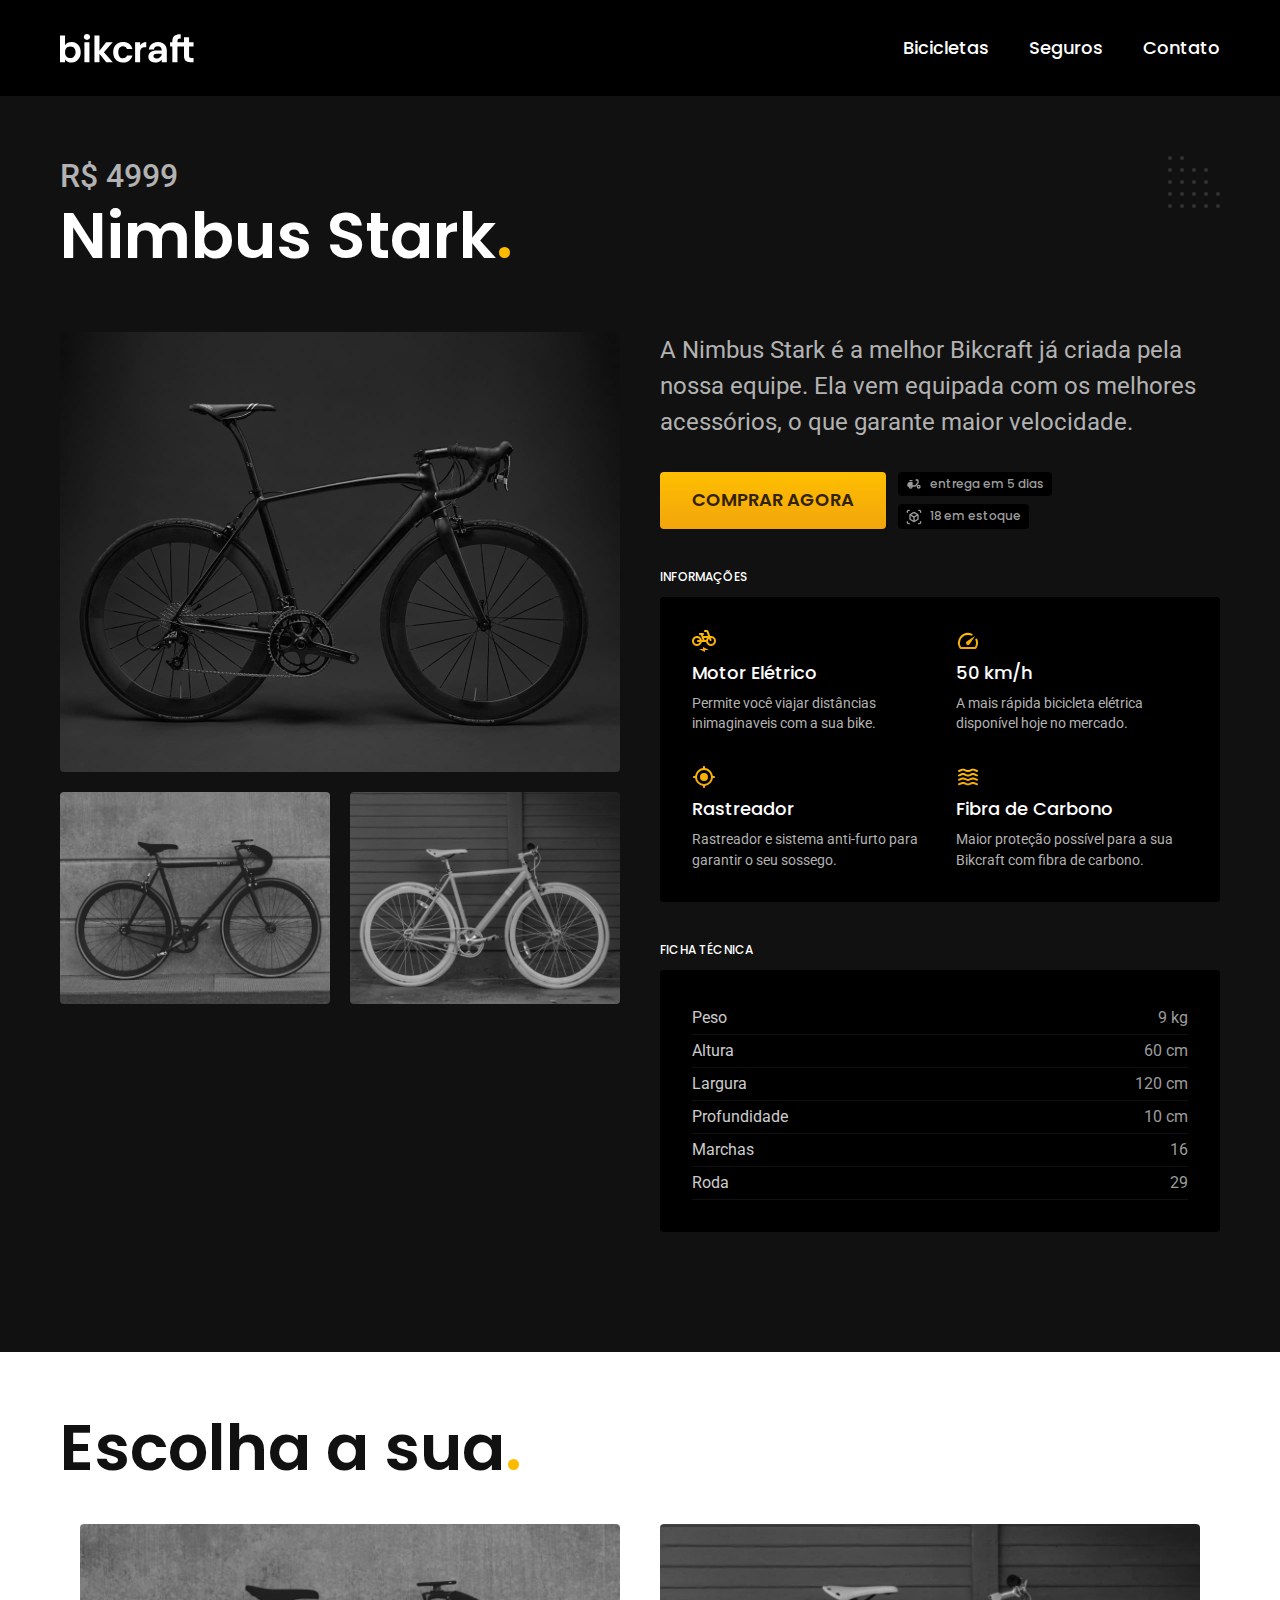
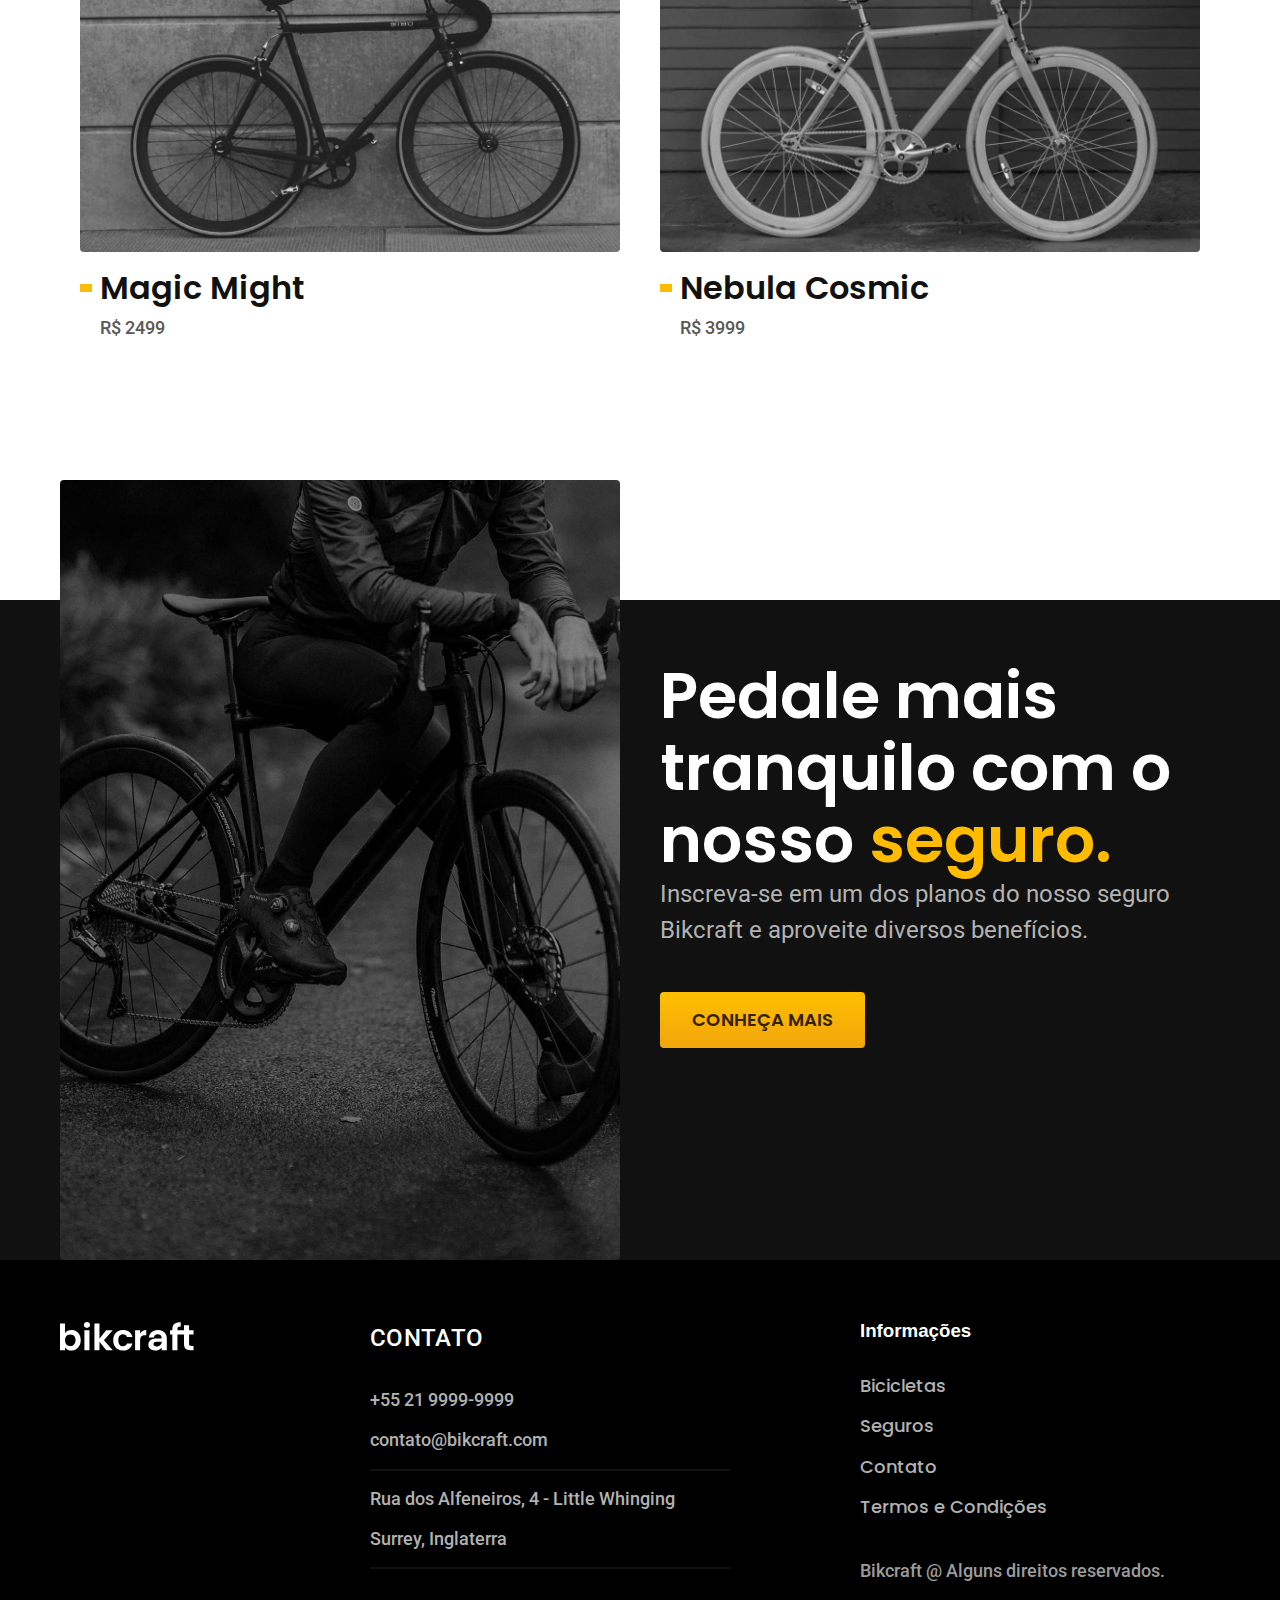
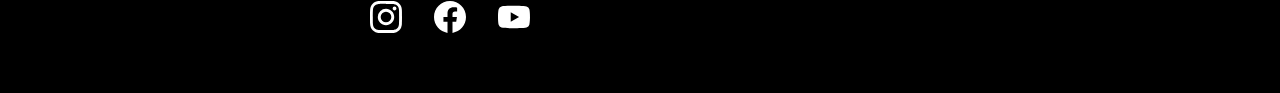
<file: bicicletas/nimbus.html>
<!DOCTYPE html>
<html lang="en">
  <head>
    <meta charset="UTF-8" />
    <meta http-equiv="X-UA-Compatible" content="IE=edge" />
    <meta name="viewport" content="width=device-width, initial-scale=1.0" />
    <meta name="description" content="Nimbus" />
    
    <title>Nimbus | Bikcraft</title>

    <link rel="icon" href="../favicon.svg" type="image/svg+xml">
    <link rel="stylesheet" href="../css/style.css" />

    <link rel="preconnect" href="https://fonts.googleapis.com" />
    <link rel="preconnect" href="https://fonts.gstatic.com" crossorigin />
    <link
      href="https://fonts.googleapis.com/css2?family=Merriweather:ital,wght@1,900&family=Poppins:wght@500;600&family=Roboto:wght@400;500&display=swap"
      rel="stylesheet"
    />
  <script>document.documentElement.classList.add('js');</script>
  <body id="bicicleta">
    <header class="header-bg">
      <div class="header container">
        <a href="">
          <img src="../img/bikcraft.svg" alt="Bikcraft" />
        </a>
        <nav aria-label="primaria">
          <ul class="header-menu font-1-m cor-0">
            <li><a href="../bicicletas.html">Bicicletas</a></li>
            <li><a href="../seguros.html">Seguros</a></li>
            <li><a href="../contato.html">Contato</a></li>
          </ul>
        </nav>
      </div>
    </header>

    <main class="titulo-bg">
      <div>
        <div class="titulo container">
          <p class="font-2-xl cor-5">R$ 4999</p>
          <h1 class="font-1-xxl cor-0">
            Nimbus Stark<span class="cor-p1">.</span>
          </h1>
        </div>
      </div>
      <div class="bicicleta container">
        <div class="bicicleta-imagens">
          <img src="../img/bicicleta/nimbus1.jpg" alt="Bicicleta 1" />
          <img src="../img/bicicleta/nimbus2.jpg" alt="Bicicleta 2" />
          <img src="../img/bicicleta/nimbus3.jpg" alt="Bicicleta 3" />
        </div>
        <div class="bicicleta-conteudo">
          <p class="font-2-l cor-5">
            A Nimbus Stark é a melhor Bikcraft já criada pela nossa equipe. Ela
            vem equipada com os melhores acessórios, o que garante maior
            velocidade.
          </p>
          <div class="bicicleta-comprar">
            <a
              class="botao"
              href="../orcamento.html?tipo=bikcraft&produto=nimbus"
              >Comprar Agora</a
            >
            <span class="font-1-xs cor-6"
              ><img src="../img/icones/entrega.svg" alt="" />entrega em 5
              dias</span
            >
            <span class="font-1-xs cor-6"
              ><img src="../img/icones/estoque.svg" alt="" />18 em estoque</span
            >
          </div>

          <h2 class="font-1-xs cor-0">Informações</h2>
          <ul class="bicicleta-informacoes">
            <li>
              <img src="../img/icones/eletrica.svg" alt="" />
              <h3 class="font-1-m cor-0">Motor Elétrico</h3>
              <p class="font-2-xs cor-5">
                Permite você viajar distâncias inimaginaveis com a sua bike.
              </p>
            </li>
            <li>
              <img src="../img/icones/velocidade.svg" alt="" />
              <h3 class="font-1-m cor-0">50 km/h</h3>
              <p class="font-2-xs cor-5">
                A mais rápida bicicleta elétrica disponível hoje no mercado.
              </p>
            </li>
            <li>
              <img src="../img/icones/rastreador.svg" alt="" />
              <h3 class="font-1-m cor-0">Rastreador</h3>
              <p class="font-2-xs cor-5">
                Rastreador e sistema anti-furto para garantir o seu sossego.
              </p>
            </li>
            <li>
              <img src="../img/icones/carbono.svg" alt="" />
              <h3 class="font-1-m cor-0">Fibra de Carbono</h3>
              <p class="font-2-xs cor-5">
                Maior proteção possível para a sua Bikcraft com fibra de
                carbono.
              </p>
            </li>
          </ul>
          <h2 class="font-1-xs cor-0">Ficha técnica</h2>
          <ul class="bicicleta-ficha font-2-s cor-4">
            <li>Peso <span>9 kg</span></li>
            <li>Altura <span>60 cm</span></li>
            <li>Largura <span>120 cm</span></li>
            <li>Profundidade <span>10 cm</span></li>
            <li>Marchas <span>16</span></li>
            <li>Roda <span>29</span></li>
          </ul>
        </div>
      </div>
    </main>

    <article class="bicicletas-lista container">
      <h2 class="font-1-xxl">Escolha a sua<span class="cor-p1">.</span></h2>

      <ul>
        <li>
          <a href="./magic.html">
            <img src="../img/bicicletas/magic.jpg" alt="Bicicleta preta" />
            <h3 class="font-1-xl">Magic Might</h3>
            <span class="font-2-m cor-8">R$ 2499</span>
          </a>
        </li>
        <li>
          <a href="./nebula.html">
            <img src="../img/bicicletas/nebula.jpg" alt="Bicicleta preta" />
            <h3 class="font-1-xl">Nebula Cosmic</h3>
            <span class="font-2-m cor-8">R$ 3999</span>
          </a>
        </li>
      </ul>
    </article>

    <article class="seguro-bg">
      <div class="seguro container">
        <div class="seguro-imagem">
          <img
            src="../img/fotos/seguros.jpg"
            alt="Pessoa para em cima de uma bicicleta"
          />
        </div>
        <div class="seguro-conteudo">
          <h2 class="font-1-xxl cor-0">
            Pedale mais tranquilo com o nosso
            <span class="cor-p1">seguro.</span>
            <p class="font-2-l cor-5">
              Inscreva-se em um dos planos do nosso seguro Bikcraft e aproveite
              diversos benefícios.
            </p>
            <a class="botao" href="../seguros.html">Conheça Mais</a>
          </h2>
        </div>
      </div>
    </article>

    <footer class="footer-bg">
      <div class="footer container">
        <img src="../img/bikcraft.svg" alt="Bikcraft" />
        <div class="footer-contato">
          <h3 class="font-2-l-b cor-0">Contato</h3>
          <ul class="font-2-m cor-5">
            <li><a href="tel:+552599999999">+55 21 9999-9999</a></li>
            <li>
              <a href="mailto:contato@bikcraft.com">contato@bikcraft.com</a>
            </li>
            <li>Rua dos Alfeneiros, 4 - Little Whinging</li>
            <li>Surrey, Inglaterra</li>
          </ul>
          <div class="footer-redes">
            <a href="#">
              <img src="../img/redes/instagram.svg" alt="Instagram" />
            </a>
            <a href="#">
              <img src="../img/redes/facebook.svg" alt="Facebook" />
            </a>
            <a href="#">
              <img src="../img/redes/youtube.svg" alt="Youtube" />
            </a>
          </div>
        </div>
        <div class="footer-informacoes">
          <h3 class="font-2-1-b cor-0">Informações</h3>
          <nav>
            <ul class="font-1-m cor-5">
              <li><a href="../bicicletas.html">Bicicletas</a></li>
              <li><a href="../seguros.html">Seguros</a></li>
              <li><a href="../contato.html">Contato</a></li>
              <li><a href="../termos.html">Termos e Condições</a></li>
            </ul>
          </nav>
          <p class="footer-copy font-2-m cor-6">
            Bikcraft @ Alguns direitos reservados.
          </p>
        </div>
      </div>
    </footer>
    <script src="../js/script.js"></script>
  </body>
</html>
</file>
<file: css/style.css>
@import './global/global.css';
@import './utilidades/tipografia.css';
@import './utilidades/cores.css';
@import './utilidades/animacao.css';

@import './global/header.css';
@import './global/footer.css';

/* Utilidades */
@import './utilidades/componentes.css';
@import './utilidades/formulario.css';

/* Home */
@import './home/introducao.css';
@import './home/tecnologia.css';
@import './home/parceiros.css';
@import './home/depoimento.css';

/* Bicicletas */
@import './bicicletas/bicicletas-lista.css';
@import './bicicletas/bicicletas.css';

/* Bicicleta */
@import './bicicleta/bicicleta.css';
@import './bicicleta/seguro.css';

/* Seguros */
@import './seguros/seguros.css';
@import './seguros/vantagens.css';
@import './seguros/perguntas.css';

/* Contato */
@import './contato/contato.css';
@import './contato/lojas.css';

/* Orcamento */
@import './orcamento/orcamento.css';

/* Termos */
@import './termos/termos.css';
</file>
